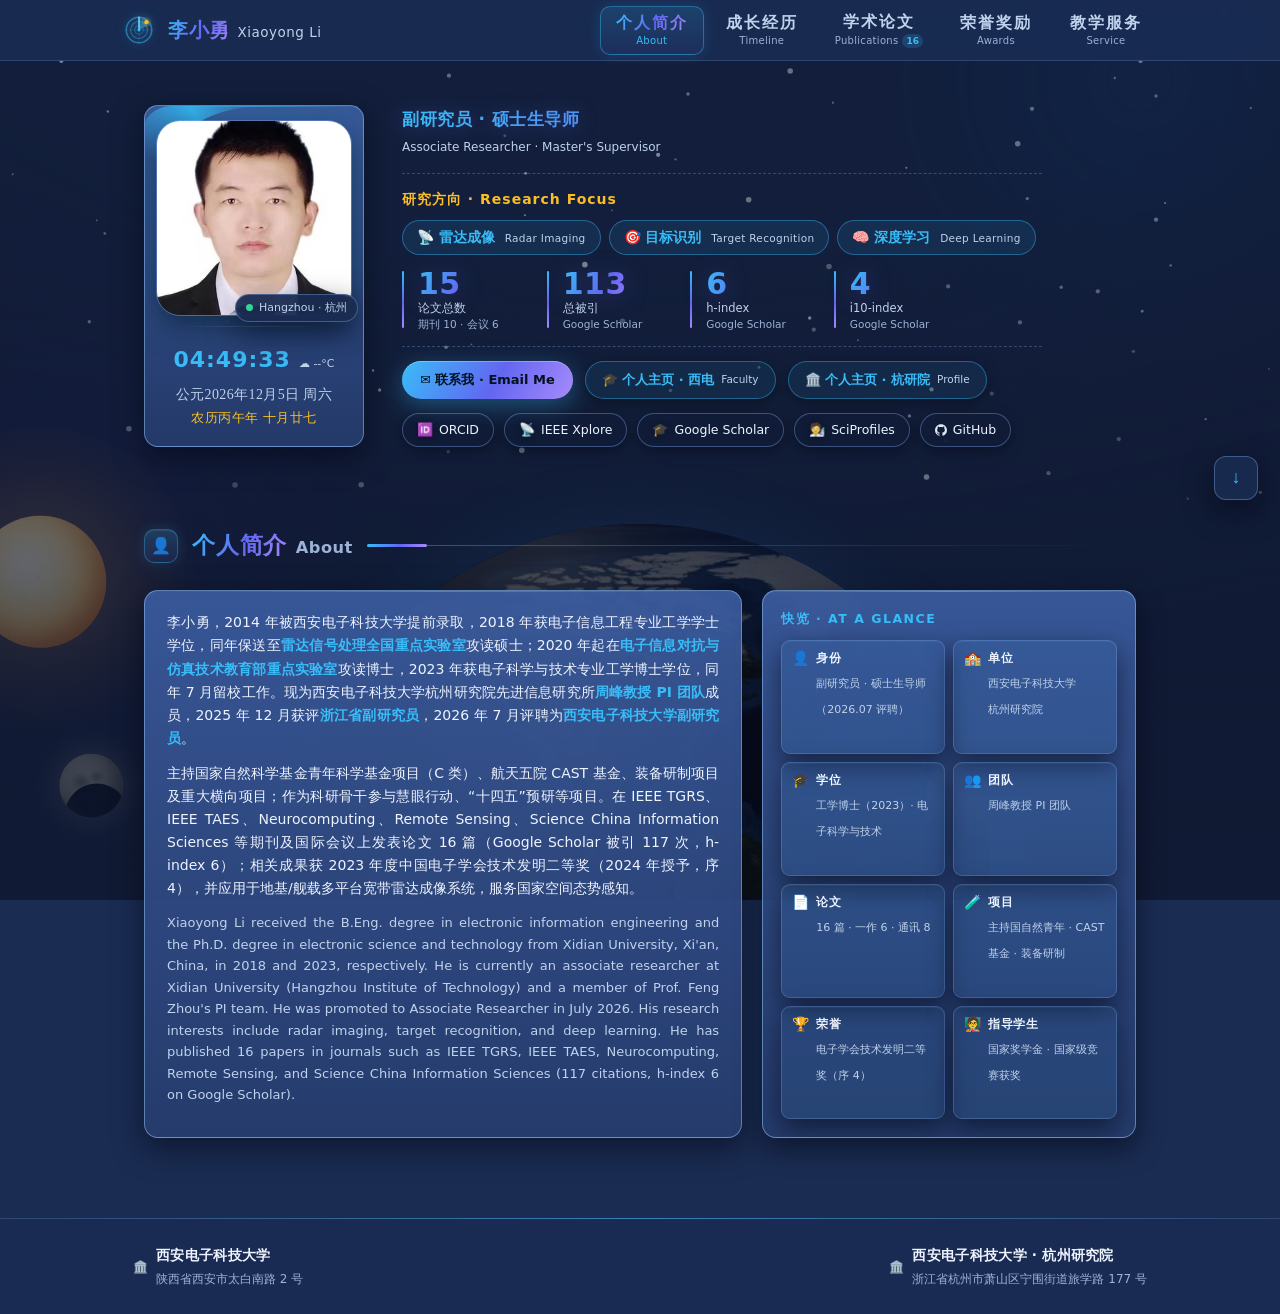
<file: index.html>
<!DOCTYPE html>
<html lang="zh-CN">
<head>
<meta charset="UTF-8">
<meta name="viewport" content="width=device-width, initial-scale=1.0">
<title>李小勇 Xiaoyong Li · 个人主页</title>
<meta name="description" content="李小勇（Xiaoyong Li）· 西安电子科技大学副研究员 · 雷达成像 / 目标识别 / 深度学习">
<meta name="author" content="Xiaoyong Li">
<meta property="og:title" content="李小勇 Xiaoyong Li · 个人主页">
<meta property="og:description" content="西安电子科技大学（杭州研究院）· 雷达成像 / 目标识别 / 深度学习">
<meta property="og:type" content="profile">
<link rel="icon" href="data:image/svg+xml,<svg xmlns='http://www.w3.org/2000/svg' viewBox='0 0 100 100'><text y='.9em' font-size='90'>📡</text></svg>">
<link rel="stylesheet" href="assets/css/style.css?v=3">
</head>
<body>

<div class="scroll-progress" id="scrollProgress" aria-hidden="true"></div>

<!-- 环境背景：雷达网格 + 光晕 + 地基雷达观测卫星 -->
<!-- 环境背景：星空 + 3D 中国版图 + 地基雷达跟踪卫星 -->
<div class="bg" aria-hidden="true">
  <span class="orb orb-sky"></span>
  <span class="orb orb-violet"></span>
  <span class="orb orb-amber"></span>

  <!-- 星空 -->
  <div class="bg-sky">
    <svg class="starfield" viewBox="0 0 1200 500" preserveAspectRatio="xMidYMin slice">
        <circle class="star" cx="873.3" cy="365.1" r="2.0" fill="#e8f2ff" opacity="0.85" style="animation-delay:1.45s;animation-duration:3.92s"/>
        <circle class="star" cx="1029.2" cy="273.1" r="2.0" fill="#e8f2ff" opacity="0.69" style="animation-delay:2.07s;animation-duration:2.71s"/>
        <circle class="star" cx="1113.5" cy="467.5" r="1.1" fill="#e8f2ff" opacity="0.52" style="animation-delay:3.59s;animation-duration:3.09s"/>
        <circle class="star" cx="762.9" cy="309.0" r="2.0" fill="#e8f2ff" opacity="0.57" style="animation-delay:3.96s;animation-duration:4.23s"/>
        <circle class="star" cx="732.5" cy="31.5" r="2.6" fill="#e8f2ff" opacity="0.90" style="animation-delay:1.47s;animation-duration:4.17s"/>
        <circle class="star" cx="90.7" cy="206.6" r="0.9" fill="#e8f2ff" opacity="0.66" style="animation-delay:0.18s;animation-duration:2.74s"/>
        <circle class="star" cx="1031.9" cy="56.2" r="0.9" fill="#e8f2ff" opacity="0.67" style="animation-delay:1.75s;animation-duration:3.26s"/>
        <circle class="star" cx="1078.5" cy="14.5" r="2.0" fill="#e8f2ff" opacity="0.79" style="animation-delay:1.86s;animation-duration:4.85s"/>
        <circle class="star" cx="1168.0" cy="39.2" r="2.6" fill="#e8f2ff" opacity="0.50" style="animation-delay:3.85s;animation-duration:3.60s"/>
        <circle class="star" cx="1083.8" cy="205.9" r="2.0" fill="#e8f2ff" opacity="0.72" style="animation-delay:1.20s;animation-duration:5.40s"/>
        <circle class="star" cx="489.2" cy="422.1" r="2.6" fill="#e8f2ff" opacity="0.94" style="animation-delay:3.45s;animation-duration:5.22s"/>
        <circle class="star" cx="418.2" cy="325.6" r="1.6" fill="#e8f2ff" opacity="0.83" style="animation-delay:2.85s;animation-duration:3.07s"/>
        <circle class="star" cx="98.2" cy="218.9" r="1.3" fill="#e8f2ff" opacity="0.57" style="animation-delay:1.17s;animation-duration:4.06s"/>
        <circle class="star" cx="101.1" cy="104.5" r="1.1" fill="#e8f2ff" opacity="0.78" style="animation-delay:2.34s;animation-duration:5.14s"/>
        <circle class="star" cx="1130.3" cy="392.9" r="1.1" fill="#e8f2ff" opacity="0.86" style="animation-delay:3.38s;animation-duration:3.21s"/>
        <circle class="star" cx="759.1" cy="298.1" r="1.6" fill="#e8f2ff" opacity="0.96" style="animation-delay:2.95s;animation-duration:4.26s"/>
        <circle class="star" cx="39.4" cy="52.9" r="1.6" fill="#e8f2ff" opacity="0.70" style="animation-delay:0.76s;animation-duration:2.54s"/>
        <circle class="star" cx="573.8" cy="197.1" r="0.9" fill="#e8f2ff" opacity="0.51" style="animation-delay:2.37s;animation-duration:4.78s"/>
        <circle class="star" cx="740.8" cy="66.5" r="2.6" fill="#e8f2ff" opacity="0.75" style="animation-delay:0.91s;animation-duration:5.17s"/>
        <circle class="star" cx="322.4" cy="247.4" r="2.0" fill="#e8f2ff" opacity="0.74" style="animation-delay:0.06s;animation-duration:4.71s"/>
        <circle class="star" cx="220.3" cy="454.7" r="2.6" fill="#e8f2ff" opacity="0.55" style="animation-delay:3.21s;animation-duration:3.18s"/>
        <circle class="star" cx="289.3" cy="105.4" r="1.1" fill="#e8f2ff" opacity="0.64" style="animation-delay:0.92s;animation-duration:3.92s"/>
        <circle class="star" cx="1097.5" cy="248.8" r="1.1" fill="#e8f2ff" opacity="0.80" style="animation-delay:3.49s;animation-duration:2.51s"/>
        <circle class="star" cx="929.8" cy="369.0" r="2.0" fill="#e8f2ff" opacity="0.51" style="animation-delay:0.46s;animation-duration:4.02s"/>
        <circle class="star" cx="701.9" cy="187.3" r="2.6" fill="#e8f2ff" opacity="0.76" style="animation-delay:3.18s;animation-duration:2.83s"/>
        <circle class="star" cx="669.6" cy="10.8" r="2.0" fill="#e8f2ff" opacity="0.54" style="animation-delay:0.80s;animation-duration:3.80s"/>
        <circle class="star" cx="902.8" cy="402.0" r="2.0" fill="#e8f2ff" opacity="0.64" style="animation-delay:1.24s;animation-duration:4.03s"/>
        <circle class="star" cx="212.7" cy="301.1" r="1.6" fill="#e8f2ff" opacity="1.00" style="animation-delay:1.39s;animation-duration:2.62s"/>
        <circle class="star" cx="338.6" cy="454.5" r="2.6" fill="#e8f2ff" opacity="0.64" style="animation-delay:3.70s;animation-duration:4.57s"/>
        <circle class="star" cx="1062.5" cy="329.4" r="1.6" fill="#e8f2ff" opacity="0.49" style="animation-delay:1.94s;animation-duration:3.40s"/>
        <circle class="star" cx="169.8" cy="313.9" r="1.3" fill="#e8f2ff" opacity="0.78" style="animation-delay:2.18s;animation-duration:2.82s"/>
        <circle class="star" cx="420.9" cy="71.0" r="2.0" fill="#e8f2ff" opacity="0.68" style="animation-delay:3.47s;animation-duration:2.94s"/>
        <circle class="star" cx="849.7" cy="157.2" r="0.9" fill="#e8f2ff" opacity="0.84" style="animation-delay:2.88s;animation-duration:5.31s"/>
        <circle class="star" cx="195.5" cy="267.8" r="1.1" fill="#e8f2ff" opacity="0.48" style="animation-delay:0.69s;animation-duration:5.06s"/>
        <circle class="star" cx="548.3" cy="248.1" r="2.6" fill="#e8f2ff" opacity="0.91" style="animation-delay:1.51s;animation-duration:3.02s"/>
        <circle class="star" cx="633.3" cy="149.4" r="1.1" fill="#e8f2ff" opacity="0.54" style="animation-delay:1.15s;animation-duration:4.44s"/>
        <circle class="star" cx="994.9" cy="269.3" r="1.6" fill="#e8f2ff" opacity="0.69" style="animation-delay:1.20s;animation-duration:4.16s"/>
        <circle class="star" cx="956.2" cy="302.3" r="2.0" fill="#e8f2ff" opacity="0.64" style="animation-delay:1.01s;animation-duration:4.99s"/>
        <circle class="star" cx="57.5" cy="57.5" r="1.6" fill="#e8f2ff" opacity="0.97" style="animation-delay:0.58s;animation-duration:5.26s"/>
        <circle class="star" cx="492.8" cy="162.5" r="1.3" fill="#e8f2ff" opacity="0.95" style="animation-delay:2.42s;animation-duration:2.40s"/>
        <circle class="star" cx="1069.2" cy="57.1" r="2.0" fill="#e8f2ff" opacity="0.85" style="animation-delay:0.42s;animation-duration:2.84s"/>
        <circle class="star" cx="963.1" cy="186.2" r="1.6" fill="#e8f2ff" opacity="0.63" style="animation-delay:1.33s;animation-duration:5.36s"/>
        <circle class="star" cx="954.1" cy="134.8" r="2.6" fill="#e8f2ff" opacity="0.73" style="animation-delay:2.96s;animation-duration:2.87s"/>
        <circle class="star" cx="1045.1" cy="73.1" r="1.1" fill="#e8f2ff" opacity="0.64" style="animation-delay:2.51s;animation-duration:3.26s"/>
        <circle class="star" cx="583.6" cy="301.1" r="2.6" fill="#e8f2ff" opacity="0.51" style="animation-delay:3.91s;animation-duration:4.52s"/>
        <circle class="star" cx="628.5" cy="366.0" r="1.6" fill="#e8f2ff" opacity="0.51" style="animation-delay:0.68s;animation-duration:4.61s"/>
        <circle class="star" cx="1181.6" cy="461.6" r="1.6" fill="#e8f2ff" opacity="0.71" style="animation-delay:2.50s;animation-duration:3.10s"/>
        <circle class="star" cx="777.2" cy="249.8" r="2.6" fill="#e8f2ff" opacity="0.52" style="animation-delay:0.50s;animation-duration:3.32s"/>
        <circle class="star" cx="322.1" cy="153.7" r="1.3" fill="#e8f2ff" opacity="1.00" style="animation-delay:3.56s;animation-duration:4.22s"/>
        <circle class="star" cx="420.2" cy="423.4" r="1.6" fill="#e8f2ff" opacity="0.53" style="animation-delay:0.37s;animation-duration:4.87s"/>
        <circle class="star" cx="804.3" cy="318.9" r="0.9" fill="#e8f2ff" opacity="0.62" style="animation-delay:0.61s;animation-duration:3.78s"/>
        <circle class="star" cx="120.9" cy="401.9" r="2.6" fill="#e8f2ff" opacity="0.74" style="animation-delay:1.51s;animation-duration:4.76s"/>
        <circle class="star" cx="679.9" cy="25.3" r="1.6" fill="#e8f2ff" opacity="0.61" style="animation-delay:0.81s;animation-duration:4.94s"/>
        <circle class="star" cx="328.9" cy="37.6" r="1.1" fill="#e8f2ff" opacity="0.58" style="animation-delay:3.37s;animation-duration:4.34s"/>
        <circle class="star" cx="1092.3" cy="190.3" r="0.9" fill="#e8f2ff" opacity="0.85" style="animation-delay:0.07s;animation-duration:5.15s"/>
        <circle class="star" cx="1083.8" cy="90.0" r="1.6" fill="#e8f2ff" opacity="0.61" style="animation-delay:2.50s;animation-duration:4.93s"/>
        <circle class="star" cx="780.9" cy="96.2" r="1.1" fill="#e8f2ff" opacity="0.58" style="animation-delay:3.25s;animation-duration:3.60s"/>
        <circle class="star" cx="492.1" cy="201.8" r="0.9" fill="#e8f2ff" opacity="0.94" style="animation-delay:3.44s;animation-duration:4.21s"/>
        <circle class="star" cx="657.8" cy="401.4" r="2.6" fill="#e8f2ff" opacity="0.61" style="animation-delay:4.00s;animation-duration:2.49s"/>
        <circle class="star" cx="473.2" cy="127.3" r="1.3" fill="#e8f2ff" opacity="0.49" style="animation-delay:3.95s;animation-duration:5.33s"/>
        <circle class="star" cx="349.7" cy="347.3" r="1.1" fill="#e8f2ff" opacity="0.99" style="animation-delay:2.13s;animation-duration:3.26s"/>
        <circle class="star" cx="852.6" cy="389.9" r="1.6" fill="#e8f2ff" opacity="0.89" style="animation-delay:0.63s;animation-duration:3.90s"/>
        <circle class="star" cx="149.6" cy="26.7" r="1.1" fill="#e8f2ff" opacity="0.67" style="animation-delay:3.51s;animation-duration:2.97s"/>
        <circle class="star" cx="1048.9" cy="411.6" r="2.0" fill="#e8f2ff" opacity="0.57" style="animation-delay:2.81s;animation-duration:2.66s"/>
        <circle class="star" cx="868.6" cy="447.2" r="2.6" fill="#e8f2ff" opacity="0.96" style="animation-delay:3.42s;animation-duration:4.38s"/>
        <circle class="star" cx="805.8" cy="219.9" r="1.1" fill="#e8f2ff" opacity="0.61" style="animation-delay:1.93s;animation-duration:4.49s"/>
        <circle class="star" cx="11.9" cy="163.4" r="0.9" fill="#e8f2ff" opacity="0.68" style="animation-delay:0.65s;animation-duration:5.33s"/>
        <circle class="star" cx="617.0" cy="145.1" r="2.0" fill="#e8f2ff" opacity="0.94" style="animation-delay:1.64s;animation-duration:2.52s"/>
        <circle class="star" cx="711.5" cy="344.5" r="1.3" fill="#e8f2ff" opacity="0.52" style="animation-delay:1.37s;animation-duration:2.49s"/>
        <circle class="star" cx="1189.6" cy="346.0" r="0.9" fill="#e8f2ff" opacity="0.51" style="animation-delay:1.12s;animation-duration:4.90s"/>
        <circle class="star" cx="479.6" cy="361.7" r="0.9" fill="#e8f2ff" opacity="0.97" style="animation-delay:3.50s;animation-duration:4.59s"/>
        <circle class="star" cx="355.9" cy="365.7" r="1.6" fill="#e8f2ff" opacity="0.89" style="animation-delay:2.14s;animation-duration:4.11s"/>
        <circle class="star" cx="441.9" cy="322.9" r="0.9" fill="#e8f2ff" opacity="0.61" style="animation-delay:0.72s;animation-duration:2.70s"/>
        <circle class="star" cx="1070.8" cy="291.8" r="1.3" fill="#e8f2ff" opacity="0.77" style="animation-delay:2.63s;animation-duration:3.99s"/>
        <circle class="star" cx="78.9" cy="24.7" r="2.0" fill="#e8f2ff" opacity="0.72" style="animation-delay:1.60s;animation-duration:3.23s"/>
        <circle class="star" cx="620.9" cy="42.4" r="2.6" fill="#e8f2ff" opacity="0.45" style="animation-delay:1.39s;animation-duration:2.93s"/>
        <circle class="star" cx="165.9" cy="29.0" r="2.0" fill="#e8f2ff" opacity="0.71" style="animation-delay:3.22s;animation-duration:4.83s"/>
        <circle class="star" cx="888.9" cy="268.5" r="2.0" fill="#e8f2ff" opacity="0.60" style="animation-delay:1.26s;animation-duration:3.71s"/>
        <circle class="star" cx="1147.5" cy="12.5" r="2.6" fill="#e8f2ff" opacity="0.84" style="animation-delay:3.99s;animation-duration:2.63s"/>
        <circle class="star" cx="1172.6" cy="101.2" r="1.1" fill="#e8f2ff" opacity="0.59" style="animation-delay:1.92s;animation-duration:4.86s"/>
        <circle class="star" cx="983.0" cy="443.6" r="2.0" fill="#e8f2ff" opacity="0.66" style="animation-delay:3.79s;animation-duration:5.17s"/>
        <circle class="star" cx="645.0" cy="88.1" r="1.6" fill="#e8f2ff" opacity="0.70" style="animation-delay:1.71s;animation-duration:3.19s"/>
        <circle class="star" cx="175.8" cy="205.8" r="2.6" fill="#e8f2ff" opacity="0.96" style="animation-delay:3.92s;animation-duration:2.61s"/>
        <circle class="star" cx="83.7" cy="301.6" r="1.6" fill="#e8f2ff" opacity="0.71" style="animation-delay:2.12s;animation-duration:4.46s"/>
        <circle class="star" cx="247.5" cy="376.6" r="1.3" fill="#e8f2ff" opacity="0.71" style="animation-delay:1.52s;animation-duration:5.38s"/>
        <circle class="star" cx="967.5" cy="102.0" r="2.0" fill="#e8f2ff" opacity="0.68" style="animation-delay:0.89s;animation-duration:4.71s"/>
        <circle class="star" cx="313.6" cy="123.4" r="1.6" fill="#e8f2ff" opacity="0.98" style="animation-delay:2.71s;animation-duration:4.87s"/>
        <circle class="star" cx="1084.4" cy="29.0" r="1.3" fill="#e8f2ff" opacity="0.47" style="animation-delay:0.04s;animation-duration:5.34s"/>
        <circle class="star" cx="887.0" cy="413.3" r="2.0" fill="#e8f2ff" opacity="0.58" style="animation-delay:1.68s;animation-duration:5.05s"/>
        <circle class="star" cx="261.1" cy="380.8" r="1.1" fill="#e8f2ff" opacity="0.68" style="animation-delay:2.68s;animation-duration:3.38s"/>
      </svg>
  </div>

  <!-- 太阳（绕地球公转：从行星边缘升起→划过天空→落回行星背后） -->
  <div class="bg-sun">
    <div class="sun-rays"></div>
    <div class="sun-halo"></div>
    <div class="sun"><div class="sun-surface"></div></div>
  </div>

  <!-- 月球：绕地球公转（转至地球背面时被遮挡；月相随日月相对位置真实变化） -->
  <div class="moon-pos">
    <div class="moon">
      <div class="moon-maria"></div>
      <div class="moon-shadow"></div>
    </div>
  </div>

  <!-- 三维地球（真实纹理，自转，太空视角；光照面跟随太阳） -->
  <div class="bg-globe">
    <div class="globe">
      <div class="globe-shade"></div>
      <div class="globe-day"></div>
    </div>
  </div>

  <!-- 地平线融合 + 暗角 -->
  <div class="bg-horizon"></div>
  <div class="bg-vignette"></div>
</div>

<!-- ======================= 导航 Nav ======================= -->
<header class="nav" id="nav">
  <div class="nav-inner">
    <a class="brand" href="#top">
      <svg class="brand-logo" viewBox="0 0 32 32" width="34" height="34" aria-hidden="true" focusable="false">
        <circle cx="16" cy="16" r="12" fill="none" stroke="#38bdf8" stroke-width="1.5" opacity=".5"/>
        <circle cx="16" cy="16" r="8" fill="none" stroke="#38bdf8" stroke-width="1.1" opacity=".38"/>
        <circle cx="16" cy="16" r="4" fill="none" stroke="#38bdf8" stroke-width="1" opacity=".3"/>
        <line x1="16" y1="3" x2="16" y2="29" stroke="#38bdf8" stroke-width=".7" opacity=".22"/>
        <line x1="3" y1="16" x2="29" y2="16" stroke="#38bdf8" stroke-width=".7" opacity=".22"/>
        <g class="sweep">
          <path d="M16 16 L16 4 A12 12 0 0 1 26.4 10.6 Z" fill="url(#radar-fade)"/>
          <line x1="16" y1="16" x2="16" y2="4" stroke="#7dd3fc" stroke-width="1.4" stroke-linecap="round"/>
        </g>
        <circle class="blip" cx="23" cy="8.6" r="2" fill="#fbbf24"/>
        <circle class="blip" cx="23" cy="8.6" r="4.5" fill="#fbbf24" opacity=".15"/>
        <circle cx="16" cy="16" r="1.3" fill="#38bdf8"/>
        <defs>
          <radialGradient id="radar-fade" gradientUnits="userSpaceOnUse" cx="16" cy="16" r="16">
            <stop offset="0" stop-color="#38bdf8" stop-opacity=".55"/>
            <stop offset=".7" stop-color="#38bdf8" stop-opacity=".18"/>
            <stop offset="1" stop-color="#38bdf8" stop-opacity="0"/>
          </radialGradient>
        </defs>
      </svg>
      <h1 class="brand-name"><span class="zh">李小勇</span> <em>Xiaoyong Li</em></h1>
    </a>
    <nav class="links" id="navLinks">
      <a href="#about"><i>个人简介</i><span class="sub"><em>About</em></span></a>
      <a href="#timeline"><i>成长经历</i><span class="sub"><em>Timeline</em></span></a>
      <a href="#publications"><i>学术论文</i><span class="sub"><em>Publications</em><b class="nav-count">16</b></span></a>
      <a href="#honors"><i>荣誉奖励</i><span class="sub"><em>Awards</em></span></a>
      <a href="#service"><i>教学服务</i><span class="sub"><em>Service</em></span></a>
    </nav>
    <button class="nav-toggle" id="navToggle" aria-label="菜单"><span></span><span></span><span></span></button>
  </div>
</header>

<main id="top">

  <!-- ======================= Hero ======================= -->
  <section class="hero">
    <div class="hero-grid">
      <div class="avatar-col">
        <div class="profile-card">
          <div class="avatar-wrap">
            <img class="avatar" src="assets/img/author_photo.jpg" alt="Xiaoyong Li 照片">
            <span class="avatar-status"><i></i>Hangzhou · 杭州</span>
          </div>
          <div class="pc-divider"></div>
          <div class="clock-card">
            <div class="cc-row"><b class="cc-time" id="navTime">--:--:--</b><em class="cc-weather" id="navWeather">☁️ --°C</em></div>
            <span class="cc-date" id="navDate">公元2026年8月15日 周六</span>
            <span class="cc-lunar" id="navLunar">农历丙午年 七月初三</span>
          </div>
        </div>
      </div>
      <div class="hero-text">
        <div class="hero-role">
          <b class="hr-cn">副研究员 · 硕士生导师</b>
          <span class="hr-en">Associate Researcher · Master's Supervisor</span>
        </div>
        <div class="hz-divider"></div>
        <div class="hero-focus">
          <span class="focus-label">研究方向 · Research Focus</span>
          <span class="focus-chips">
            <span class="focus-chip">📡 雷达成像 <em>Radar Imaging</em></span>
            <span class="focus-chip">🎯 目标识别 <em>Target Recognition</em></span>
            <span class="focus-chip">🧠 深度学习 <em>Deep Learning</em></span>
          </span>
        </div>
        <div class="hero-stats">
          <div class="stat"><b data-count="16">0</b><span>论文总数<br><em>期刊 10 · 会议 6</em></span></div>
          <div class="stat"><b data-count="117">0</b><span>总被引<br><em>Google Scholar</em></span></div>
          <div class="stat"><b data-count="6">0</b><span>h-index<br><em>Google Scholar</em></span></div>
          <div class="stat"><b data-count="4">0</b><span>i10-index<br><em>Google Scholar</em></span></div>
        </div>
        <div class="hero-cta">
          <a class="btn primary" href="mailto:lixiaoyong@xidian.edu.cn">✉️ 联系我 · Email Me</a>
          <a class="unit-chip per" href="https://faculty.xidian.edu.cn/LIXIAOYONG/zh_CN/index.htm" target="_blank" rel="noopener">🎓 个人主页 · 西电 <em>Faculty</em></a>
          <a class="unit-chip per" href="https://hz.xidian.edu.cn/info/1267/9514.htm" target="_blank" rel="noopener">🏛️ 个人主页 · 杭研院 <em>Profile</em></a>
        </div>

        <div class="hero-badges">
          <a class="badge" href="https://orcid.org/0000-0002-6580-1648" target="_blank" rel="noopener"><span class="badge-ic">🆔</span>ORCID</a>
          <a class="badge" href="https://ieeexplore.ieee.org/author/37089716785" target="_blank" rel="noopener"><span class="badge-ic">📡</span>IEEE Xplore</a>
          <a class="badge" href="https://scholar.google.com/citations?user=v3j2-6QAAAAJ" target="_blank" rel="noopener"><span class="badge-ic">🎓</span>Google Scholar</a>
          <a class="badge" href="https://sciprofiles.com/profile/lixyxd" target="_blank" rel="noopener"><span class="badge-ic">🧑‍🔬</span>SciProfiles</a>
          <a class="badge" href="https://github.com/lixyxd" target="_blank" rel="noopener"><svg class="badge-gh" viewBox="0 0 24 24" width="12" height="12" aria-hidden="true" focusable="false"><path fill="currentColor" d="M12 .297c-6.63 0-12 5.373-12 12 0 5.303 3.438 9.8 8.205 11.385.6.113.82-.258.82-.577 0-.285-.01-1.04-.015-2.04-3.338.724-4.042-1.61-4.042-1.61C4.422 18.07 3.633 17.7 3.633 17.7c-1.087-.744.084-.729.084-.729 1.205.084 1.838 1.236 1.838 1.236 1.07 1.835 2.809 1.305 3.495.998.108-.776.417-1.305.76-1.605-2.665-.3-5.466-1.332-5.466-5.93 0-1.31.465-2.38 1.235-3.22-.135-.303-.54-1.523.105-3.176 0 0 1.005-.322 3.3 1.23.96-.267 1.98-.399 3-.405 1.02.006 2.04.138 3 .405 2.28-1.552 3.285-1.23 3.285-1.23.645 1.653.24 2.873.12 3.176.765.84 1.23 1.91 1.23 3.22 0 4.61-2.805 5.625-5.475 5.92.42.36.81 1.096.81 2.22 0 1.606-.015 2.896-.015 3.286 0 .315.21.69.825.57C20.565 22.092 24 17.592 24 12.297c0-6.627-5.373-12-12-12"/></svg>GitHub</a>
        </div>
      </div>
    </div>
  </section>

  <!-- ======================= About ======================= -->
  <section class="sec" id="about">
    <div class="sec-head">
      <span class="sec-ic">👤</span>
      <h2><span class="zh">个人简介</span> <span class="en">About</span></h2>
      <div class="line"></div>
    </div>
    <div class="about-grid">
      <div class="bio">
        <p>李小勇，2014 年被西安电子科技大学提前录取，2018 年获电子信息工程专业工学学士学位，同年保送至<b>雷达信号处理全国重点实验室</b>攻读硕士；2020 年起在<b>电子信息对抗与仿真技术教育部重点实验室</b>攻读博士，2023 年获电子科学与技术专业工学博士学位，同年 7 月留校工作。现为西安电子科技大学杭州研究院先进信息研究所<b>周峰教授 PI 团队</b>成员，2025 年 12 月获评<b>浙江省副研究员</b>，2026 年 7 月评聘为<b>西安电子科技大学副研究员</b>。</p>
        <p>主持国家自然科学基金青年科学基金项目（C 类）、航天五院 CAST 基金、装备研制项目及重大横向项目；作为科研骨干参与慧眼行动、“十四五”预研等项目。在 IEEE TGRS、IEEE TAES、Neurocomputing、Remote Sensing、Science China Information Sciences 等期刊及国际会议上发表论文 16 篇（Google Scholar 被引 117 次，h-index 6）；相关成果获 2023 年度中国电子学会技术发明二等奖（2024 年授予，序 4），并应用于地基/舰载多平台宽带雷达成像系统，服务国家空间态势感知。</p>
        <p class="en-block">Xiaoyong Li received the B.Eng. degree in electronic information engineering and the Ph.D. degree in electronic science and technology from Xidian University, Xi'an, China, in 2018 and 2023, respectively. He is currently an associate researcher at Xidian University (Hangzhou Institute of Technology) and a member of Prof. Feng Zhou's PI team. He was promoted to Associate Researcher in July 2026. His research interests include radar imaging, target recognition, and deep learning. He has published 16 papers in journals such as IEEE TGRS, IEEE TAES, Neurocomputing, Remote Sensing, and Science China Information Sciences (117 citations, h-index 6 on Google Scholar).</p>
      </div>
      <aside class="side-card">
        <h3>快览 · At a Glance</h3>
        <ul class="glance">
          <li><span class="g-ic">👤</span><span class="g-tx"><b>身份</b><span>副研究员 · 硕士生导师（2026.07 评聘）</span></span></li>
          <li><span class="g-ic">🏫</span><span class="g-tx"><b>单位</b><span>西安电子科技大学<br>杭州研究院</span></span></li>
          <li><span class="g-ic">🎓</span><span class="g-tx"><b>学位</b><span>工学博士（2023）· 电子科学与技术</span></span></li>
          <li><span class="g-ic">👥</span><span class="g-tx"><b>团队</b><span>周峰教授 PI 团队</span></span></li>
          <li><span class="g-ic">📄</span><span class="g-tx"><b>论文</b><span>16 篇 · 一作 6 · 通讯 8</span></span></li>
          <li><span class="g-ic">🧪</span><span class="g-tx"><b>项目</b><span>主持国自然青年 · CAST 基金 · 装备研制</span></span></li>
          <li><span class="g-ic">🏆</span><span class="g-tx"><b>荣誉</b><span>电子学会技术发明二等奖（序 4）</span></span></li>
          <li><span class="g-ic">🧑‍🏫</span><span class="g-tx"><b>指导学生</b><span>国家奖学金 · 国家级竞赛获奖</span></span></li>
        </ul>
      </aside>
    </div>
  </section>

  <!-- ======================= Timeline ======================= -->
  <section class="sec" id="timeline">
    <div class="sec-head">
      <span class="sec-ic">🛰️</span>
      <h2><span class="zh">成长经历</span> <span class="en">Timeline</span></h2>
      <div class="line"></div>
    </div>
    <div class="tl-wrap">
      <div class="tl-item">
        <div class="tl-dot"></div>
        <div class="tl-time">2026.07 – 至今</div>
        <div class="tl-body">
          <h4>副研究员 · Associate Researcher</h4>
          <p>西安电子科技大学 · 杭州研究院（2026 年 7 月评聘）</p>
          <p class="tl-tag en">Xidian University · Hangzhou Institute of Technology (promoted July 2026)</p>
          <p class="tl-tag">职称 · Title</p>
        </div>
      </div>
      <div class="tl-item">
        <div class="tl-dot"></div>
        <div class="tl-time">2025.12 – 至今</div>
        <div class="tl-body">
          <h4>浙江省副研究员 · Associate Researcher (Zhejiang)</h4>
          <p>西安电子科技大学杭州研究院（2025 年 12 月评聘）</p>
          <p class="tl-tag en">Hangzhou Institute of Technology, Xidian University (promoted Dec 2025)</p>
          <p class="tl-tag">职称 · Title</p>
        </div>
      </div>
      <div class="tl-item">
        <div class="tl-dot"></div>
        <div class="tl-time">2024.07 – 至今</div>
        <div class="tl-body">
          <h4>硕士生导师 · Master's Supervisor</h4>
          <p>西安电子科技大学 · 杭州研究院</p>
          <p class="tl-tag en">Hangzhou Institute of Technology, Xidian University</p>
          <p class="tl-tag">工作 · Work</p>
        </div>
      </div>
      <div class="tl-item">
        <div class="tl-dot"></div>
        <div class="tl-time">2023.07 – 2026.06</div>
        <div class="tl-body">
          <h4>准聘副教授 · Tenure-Track Associate Professor</h4>
          <p>西安电子科技大学 · 杭州研究院</p>
          <p class="tl-tag en">Hangzhou Institute of Technology, Xidian University</p>
          <p class="tl-tag">工作 · Work</p>
        </div>
      </div>
      <div class="tl-item">
        <div class="tl-dot"></div>
        <div class="tl-time">2023.07 – 2025.07</div>
        <div class="tl-body">
          <h4>博士后 · Postdoctoral Researcher</h4>
          <p>西安电子科技大学 · 杭州研究院</p>
          <p class="tl-tag en">Hangzhou Institute of Technology, Xidian University</p>
          <p class="tl-tag">工作 · Work</p>
        </div>
      </div>
      <div class="tl-item">
        <div class="tl-dot"></div>
        <div class="tl-time">2018.09 – 2023.06</div>
        <div class="tl-body">
          <h4>工学博士（硕博连读）· Ph.D. in Electronic Science and Technology</h4>
          <p>西安电子科技大学 · 电子信息对抗与仿真技术教育部重点实验室</p>
          <p class="tl-tag en">Xidian University · Key Lab of Electronic Information Countermeasure &amp; Simulation Technology, MOE</p>
          <p class="tl-tag">教育 · Education</p>
        </div>
      </div>
      <div class="tl-item">
        <div class="tl-dot"></div>
        <div class="tl-time">2014.08 – 2018.06</div>
        <div class="tl-body">
          <h4>工学学士 · B.Eng. in Electronic Information Engineering</h4>
          <p>西安电子科技大学 · 提前录取，保送至雷达信号处理全国重点实验室</p>
          <p class="tl-tag en">Xidian University · National Key Laboratory of Radar Signal Processing</p>
          <p class="tl-tag">教育 · Education</p>
        </div>
      </div>
    </div>
  </section>

  <!-- ======================= Publications ======================= -->
  <section class="sec" id="publications">
    <div class="sec-head">
      <span class="sec-ic">📄</span>
      <h2><span class="zh">学术论文</span> <span class="en">Publications</span></h2>
      <div class="line"></div>
      <div class="pub-filters" role="group" aria-label="论文类型筛选">
        <button class="pf active" data-f="all">全部 All</button>
        <button class="pf" data-f="期刊">期刊 Journals</button>
        <button class="pf" data-f="会议">会议 Conferences</button>
      </div>
      <div class="pub-filters year" role="group" aria-label="论文年份筛选">
        <button class="pf active" data-year="all">全部年份</button>
        <button class="pf" data-year="2026">2026</button>
        <button class="pf" data-year="2025">2025</button>
        <button class="pf" data-year="2023">2023</button>
        <button class="pf" data-year="2022">2022</button>
        <button class="pf" data-year="2021">2021</button>
      </div>
    </div>

    <div class="pub-list" id="pubList">

      <article class="pub" data-type="期刊">
        <div class="pub-year">2026</div>
        <div class="pub-main">
          <h3><a href="https://ieeexplore.ieee.org/document/11653553" target="_blank" rel="noopener">Frequency-Fused U-KAN for Structural Component Segmentation in ISAR Images of Space Targets</a></h3>
          <p class="pub-authors"><b>Xiaoyong Li</b>, Jiarui Duan, Rongzhen Du, Xuemei Ren, Wanting Zhou, Lei Liu, Xueru Bai, Feng Zhou</p>
          <p class="pub-venue">IEEE Transactions on Aerospace and Electronic Systems (Early Access) · vol. PP, no. 99, pp. 1–17<span class="jif">IF 7.0 · JCR Q1 · 中科院 2区</span></p>
          <div class="pub-meta">
            <span class="chip first">第一作者 First Author</span>
            <span class="m cite">★ 0 被引</span>
            <span class="m doi"><a href="https://doi.org/10.1109/TAES.2026.3723405" target="_blank" rel="noopener">DOI</a></span>
            <span class="m doi"><a href="https://ieeexplore.ieee.org/document/11653553" target="_blank" rel="noopener">IEEE</a></span>
          </div>
        </div>
      </article>

      <article class="pub" data-type="期刊">
        <div class="pub-year">2026</div>
        <div class="pub-main">
          <h3><a href="https://doi.org/10.1007/s11432-025-5023-8" target="_blank" rel="noopener">CSWin-WNet: A W-Shaped Network Based on CSWin Transformer for Noise-Robust ISAR Imaging</a></h3>
          <p class="pub-authors">Xuemei Ren, <b>Xiaoyong Li</b>, Zhenbiao Zhang, Lei Liu, Xueru Bai, Feng Zhou</p>
          <p class="pub-venue">Science China Information Sciences · vol. 69, no. 8, art. 180305<span class="jif">IF 7.6 · JCR Q1 · 中科院 1区</span></p>
          <div class="pub-meta">
            <span class="chip corr">通讯作者 Corresponding Author</span>
            <span class="m cite">★ 0 被引</span>
            <span class="m doi"><a href="https://doi.org/10.1007/s11432-025-5023-8" target="_blank" rel="noopener">DOI</a></span>
            <span class="m doi"><a href="https://www.sciengine.com/SCIS/doi/10.1007/s11432-025-5023-8" target="_blank" rel="noopener">SCIS</a></span>
          </div>
        </div>
      </article>

      <article class="pub" data-type="会议">
        <div class="pub-year">2026</div>
        <div class="pub-main">
          <h3><a href="https://doi.org/10.1145/3804601.3804703" target="_blank" rel="noopener">ISAR Image Denoising Based on WNet++ with Dual-Path Complementary Learning</a></h3>
          <p class="pub-authors">Feixiang Qu, Xuemei Ren, Zhengbiao Zhang, Zhaopeng Liu, Xiaoran Shi, <b>Xiaoyong Li</b></p>
          <p class="pub-venue">Proceedings of the 5th International Conference on Computer, Artificial Intelligence and Control Engineering (CAICE 2026) · pp. 672–677</p>
          <div class="pub-meta">
            <span class="chip corr">通讯作者 Corresponding Author</span>
            <span class="m cite">★ 0 被引</span>
            <span class="m doi"><a href="https://doi.org/10.1145/3804601.3804703" target="_blank" rel="noopener">DOI</a></span>
          </div>
        </div>
      </article>

      <article class="pub" data-type="期刊">
        <div class="pub-year">2025</div>
        <div class="pub-main">
          <h3><a href="https://ieeexplore.ieee.org/document/10854535" target="_blank" rel="noopener">Tuning-Free ISAR Imaging Based on Single-Step Deep Reinforcement Learning With Swin Transformer</a></h3>
          <p class="pub-authors"><b>Xiaoyong Li</b>, Jiale Huang, Xueru Bai, Lei Liu, Xiaoran Shi, Feng Zhou</p>
          <p class="pub-venue">IEEE Transactions on Geoscience and Remote Sensing · vol. 63, pp. 1–13<span class="jif">IF 9.4 · JCR Q1 · 中科院 1区</span></p>
          <div class="pub-meta">
            <span class="chip first">第一作者 First Author</span>
            <span class="m cite">★ 12 被引</span>
            <span class="m dl">⬇ 767 下载</span>
            <span class="m doi"><a href="https://doi.org/10.1109/TGRS.2025.3534191" target="_blank" rel="noopener">DOI</a></span>
            <span class="m doi"><a href="https://ieeexplore.ieee.org/document/10854535" target="_blank" rel="noopener">IEEE</a></span>
          </div>
        </div>
      </article>

      <article class="pub" data-type="期刊">
        <div class="pub-year">2025</div>
        <div class="pub-main">
          <h3><a href="https://ieeexplore.ieee.org/document/10938613" target="_blank" rel="noopener">HNet: A Loss Rate Robust ISAR Imaging Framework Based on Hypernetwork</a></h3>
          <p class="pub-authors"><b>Xiaoyong Li</b>, Lei Liu, Jiale Huang, Lei Li, Xueru Bai, Feng Zhou</p>
          <p class="pub-venue">IEEE Transactions on Aerospace and Electronic Systems · vol. 61, no. 4, pp. 9434–9449<span class="jif">IF 7.0 · JCR Q1 · 中科院 2区</span></p>
          <div class="pub-meta">
            <span class="chip first">第一作者 First Author</span>
            <span class="m cite">★ 9 被引</span>
            <span class="m dl">⬇ 463 下载</span>
            <span class="m doi"><a href="https://doi.org/10.1109/TAES.2025.3554479" target="_blank" rel="noopener">DOI</a></span>
            <span class="m doi"><a href="https://ieeexplore.ieee.org/document/10938613" target="_blank" rel="noopener">IEEE</a></span>
          </div>
        </div>
      </article>

      <article class="pub" data-type="期刊">
        <div class="pub-year">2025</div>
        <div class="pub-main">
          <h3><a href="https://ieeexplore.ieee.org/document/10988893" target="_blank" rel="noopener">Joint Motion Compensation Radar Imaging Based on Bi-XLSTM and BP Algorithm</a></h3>
          <p class="pub-authors">Xuemei Ren, <b>Xiaoyong Li</b>, Pengshuai Rong, Wanting Zhou, Lei Liu, Xueru Bai, Feng Zhou</p>
          <p class="pub-venue">IEEE Transactions on Radar Systems · vol. 3, pp. 738–755<span class="jif">IF 3.5 · 新刊</span></p>
          <div class="pub-meta">
            <span class="chip corr">通讯作者 Corresponding Author</span>
            <span class="m cite">★ 3 被引</span>
            <span class="m dl">⬇ 397 下载</span>
            <span class="m doi"><a href="https://doi.org/10.1109/TRS.2025.3567548" target="_blank" rel="noopener">DOI</a></span>
            <span class="m doi"><a href="https://ieeexplore.ieee.org/document/10988893" target="_blank" rel="noopener">IEEE</a></span>
          </div>
        </div>
      </article>

      <article class="pub" data-type="会议">
        <div class="pub-year">2025</div>
        <div class="pub-main">
          <h3><a href="https://ieeexplore.ieee.org/document/11194550" target="_blank" rel="noopener">HCM-UNet: Hybrid CNN-Mamba with UNet-Like Architecture for ISAR Image Denoising</a></h3>
          <p class="pub-authors">Mi Wu, <b>Xiaoyong Li</b></p>
          <p class="pub-venue">2025 IEEE 15th International Conference on Signal Processing, Communications and Computing (ICSPCC) · pp. 1–6</p>
          <div class="pub-meta">
            <span class="chip corr">通讯作者 Corresponding Author</span>
            <span class="m cite">★ 1 被引</span>
            <span class="m dl">⬇ 153 下载</span>
            <span class="m doi"><a href="https://doi.org/10.1109/ICSPCC66825.2025.11194550" target="_blank" rel="noopener">DOI</a></span>
            <span class="m doi"><a href="https://ieeexplore.ieee.org/document/11194550" target="_blank" rel="noopener">IEEE</a></span>
          </div>
        </div>
      </article>

      <article class="pub" data-type="期刊">
        <div class="pub-year">2025</div>
        <div class="pub-main">
          <h3><a href="https://doi.org/10.1016/j.neucom.2025.131912" target="_blank" rel="noopener">WKAN-UNet: Wavelet and Kolmogorov-Arnold Network Augmented U-Net for ISAR Image Denoising</a></h3>
          <p class="pub-authors">Xuemei Ren, <b>Xiaoyong Li</b>, Chunye Liu, Lei Liu, Xueru Bai, Feng Zhou</p>
          <p class="pub-venue">Neurocomputing · vol. 661, art. 131912<span class="jif">IF 6.5 · JCR Q1 · 中科院 2区</span></p>
          <div class="pub-meta">
            <span class="chip corr">通讯作者 Corresponding Author</span>
            <span class="m cite">★ 0 被引</span>
            <span class="m doi"><a href="https://doi.org/10.1016/j.neucom.2025.131912" target="_blank" rel="noopener">DOI</a></span>
          </div>
        </div>
      </article>

      <article class="pub" data-type="期刊">
        <div class="pub-year">2025</div>
        <div class="pub-main">
          <h3><a href="https://doi.org/10.3390/rs17173047" target="_blank" rel="noopener">PA-MSFormer: A Phase-Aware Multi-Scale Transformer Network for ISAR Image Enhancement</a></h3>
          <p class="pub-authors">Jiale Huang, <b>Xiaoyong Li</b>, Lei Liu, Xiaoran Shi, Feng Zhou</p>
          <p class="pub-venue">Remote Sensing · vol. 17, no. 17, art. 3047<span class="jif">IF 4.1 · JCR Q1 · 中科院 2区</span></p>
          <div class="pub-meta">
            <span class="chip corr">通讯作者 Corresponding Author</span>
            <span class="m cite">★ 0 被引</span>
            <span class="m doi"><a href="https://doi.org/10.3390/rs17173047" target="_blank" rel="noopener">DOI</a></span>
          </div>
        </div>
      </article>

      <article class="pub" data-type="会议">
        <div class="pub-year">2025</div>
        <div class="pub-main">
          <h3><a href="https://ieeexplore.ieee.org/document/11194341" target="_blank" rel="noopener">DART-Net: Dual-domain Attention-Transformer Network for Synergistic Weak Component Enhancement and Noise Suppression in ISAR Imaging</a></h3>
          <p class="pub-authors">Jiale Huang, <b>Xiaoyong Li</b>, Lei Liu, Xiaoran Shi, Xueru Bai, Feng Zhou</p>
          <p class="pub-venue">2025 IEEE 15th International Conference on Signal Processing, Communications and Computing (ICSPCC) · pp. 1–6</p>
          <div class="pub-meta">
            <span class="chip corr">通讯作者 Corresponding Author</span>
            <span class="m cite">★ 0 被引</span>
            <span class="m dl">⬇ 100 下载</span>
            <span class="m doi"><a href="https://doi.org/10.1109/ICSPCC66825.2025.11194341" target="_blank" rel="noopener">DOI</a></span>
            <span class="m doi"><a href="https://ieeexplore.ieee.org/document/11194341" target="_blank" rel="noopener">IEEE</a></span>
          </div>
        </div>
      </article>

      <article class="pub" data-type="会议">
        <div class="pub-year">2025</div>
        <div class="pub-main">
          <h3><a href="https://ieeexplore.ieee.org/document/11194428" target="_blank" rel="noopener">Hybrid Bi-xLSTM-Mamba Based Parametric Motion Compensation for ISAR Imaging</a></h3>
          <p class="pub-authors">Xuemei Ren, <b>Xiaoyong Li</b>, Lei Liu, Xueru Bai, Feng Zhou</p>
          <p class="pub-venue">2025 IEEE 15th International Conference on Signal Processing, Communications and Computing (ICSPCC) · pp. 1–6</p>
          <div class="pub-meta">
            <span class="chip corr">通讯作者 Corresponding Author</span>
            <span class="m cite">★ 0 被引</span>
            <span class="m dl">⬇ 114 下载</span>
            <span class="m doi"><a href="https://doi.org/10.1109/ICSPCC66825.2025.11194428" target="_blank" rel="noopener">DOI</a></span>
            <span class="m doi"><a href="https://ieeexplore.ieee.org/document/11194428" target="_blank" rel="noopener">IEEE</a></span>
          </div>
        </div>
      </article>

      <article class="pub" data-type="期刊">
        <div class="pub-year">2023</div>
        <div class="pub-main">
          <h3><a href="https://doi.org/10.3390/math11030745" target="_blank" rel="noopener">Non-Cooperative Target Attitude Estimation Method Based on Deep Learning of Ground and Space Access Scene Radar Images</a></h3>
          <p class="pub-authors">Chongyuan Hou, Rongzhi Zhang, Kaizhong Yang, <b>Xiaoyong Li</b>, Yang Yang, Feng Zhou</p>
          <p class="pub-venue">Mathematics · vol. 11, no. 3, art. 745<span class="jif">IF 2.2 · JCR Q1 · 中科院 3区</span></p>
          <div class="pub-meta">
            <span class="chip co">合作者 Co-author</span>
            <span class="m cite">★ 10 被引</span>
            <span class="m doi"><a href="https://doi.org/10.3390/math11030745" target="_blank" rel="noopener">DOI</a></span>
          </div>
        </div>
      </article>

      <article class="pub" data-type="期刊">
        <div class="pub-year">2022</div>
        <div class="pub-main">
          <h3><a href="https://doi.org/10.3390/rs14040901" target="_blank" rel="noopener">High-Resolution ISAR Imaging Based on Plug-and-Play 2D ADMM-Net</a></h3>
          <p class="pub-authors"><b>Xiaoyong Li</b>, Xueru Bai, Yujie Zhang, Feng Zhou</p>
          <p class="pub-venue">Remote Sensing · vol. 14, no. 4, art. 901<span class="jif">IF 4.1 · JCR Q1 · 中科院 2区</span></p>
          <div class="pub-meta">
            <span class="chip first">第一作者 First Author</span>
            <span class="m cite">★ 19 被引</span>
            <span class="m doi"><a href="https://doi.org/10.3390/rs14040901" target="_blank" rel="noopener">DOI</a></span>
          </div>
        </div>
      </article>

      <article class="pub" data-type="期刊">
        <div class="pub-year">2021</div>
        <div class="pub-main">
          <h3><a href="https://doi.org/10.3390/rs13122326" target="_blank" rel="noopener">High-Resolution ISAR Imaging and Autofocusing via 2D-ADMM-Net</a></h3>
          <p class="pub-authors"><b>Xiaoyong Li</b>, Xueru Bai, Feng Zhou</p>
          <p class="pub-venue">Remote Sensing · vol. 13, no. 12, art. 2326<span class="jif">IF 4.1 · JCR Q1 · 中科院 2区</span></p>
          <div class="pub-meta">
            <span class="chip first">第一作者 First Author</span>
            <span class="m cite">★ 53 被引</span>
            <span class="m doi"><a href="https://doi.org/10.3390/rs13122326" target="_blank" rel="noopener">DOI</a></span>
          </div>
        </div>
      </article>

      <article class="pub" data-type="会议">
        <div class="pub-year">2021</div>
        <div class="pub-main">
          <h3><a href="https://ieeexplore.ieee.org/document/10028050" target="_blank" rel="noopener">High-Resolution ISAR Imaging Based on 2-D Fast Sparse Bayesian Learning</a></h3>
          <p class="pub-authors">Yujie Zhang, Xueru Bai, <b>Xiaoyong Li</b></p>
          <p class="pub-venue">2021 CIE International Conference on Radar (Radar) · pp. 43–47</p>
          <div class="pub-meta">
            <span class="chip co">合作者 Co-author</span>
            <span class="m cite">★ 7 被引</span>
            <span class="m dl">⬇ 280 下载</span>
            <span class="m doi"><a href="https://doi.org/10.1109/Radar53847.2021.10028050" target="_blank" rel="noopener">DOI</a></span>
            <span class="m doi"><a href="https://ieeexplore.ieee.org/document/10028050" target="_blank" rel="noopener">IEEE</a></span>
          </div>
        </div>
      </article>

      <article class="pub" data-type="会议">
        <div class="pub-year">2021</div>
        <div class="pub-main">
          <h3><a href="https://ieeexplore.ieee.org/document/10028384" target="_blank" rel="noopener">Sparse Aperture ISAR Imaging Based on UNet++</a></h3>
          <p class="pub-authors"><b>Xiaoyong Li</b>, Xueru Bai, Feng Zhou</p>
          <p class="pub-venue">2021 CIE International Conference on Radar (Radar) · pp. 15–18</p>
          <div class="pub-meta">
            <span class="chip first">第一作者 First Author</span>
            <span class="m cite">★ 4 被引</span>
            <span class="m dl">⬇ 256 下载</span>
            <span class="m doi"><a href="https://doi.org/10.1109/Radar53847.2021.10028384" target="_blank" rel="noopener">DOI</a></span>
            <span class="m doi"><a href="https://ieeexplore.ieee.org/document/10028384" target="_blank" rel="noopener">IEEE</a></span>
          </div>
        </div>
      </article>

    </div>
  </section>

  <!-- ======================= Honors 荣誉奖励 ======================= -->
  <section class="sec" id="honors">
    <div class="sec-head">
      <span class="sec-ic">🏆</span>
      <h2><span class="zh">荣誉奖励</span> <span class="en">Awards</span></h2>
      <div class="line"></div>
    </div>

    <div class="honors">
      <h3>科技奖励 · Awards</h3>
      <div class="honor-grid">
        <div class="honor-card">
          <div class="hc-icon">🏆</div>
          <div><b>中国电子学会技术发明奖</b><span class="track">2023 年度（2024 年授予）</span><span class="award">二等奖 · 序 4</span></div>
        </div>
        <div class="honor-card">
          <div class="hc-icon">🏅</div>
          <div><b>浙江省科协青年人才托举培养项目</b><span class="track">2026–2028</span></div>
        </div>
        <div class="honor-card">
          <div class="hc-icon">📋</div>
          <div><b>年度考核优秀</b><span class="track">2024</span><span class="track">2025</span></div>
        </div>
      </div>
    </div>

    <div class="honors">
      <h3>指导学生获奖 · Student Awards</h3>
      <div class="honor-grid">
        <div class="honor-card">
          <div class="hc-icon">🎓</div>
          <div><b>研究生国家奖学金</b><span class="award">2025 年度</span><br><span class="stu">黄嘉乐</span></div>
        </div>
        <div class="honor-card">
          <div class="hc-icon">⚙️</div>
          <div><b>全国大学生嵌入式芯片与系统设计竞赛</b><span class="track">FPGA 创新设计赛道 · 2025</span><span class="award">全国三等奖</span><br><span class="stu lead">蘧飞翔<em>组长</em></span><span class="stu">王兴</span><span class="stu">朱迪煌</span></div>
        </div>
        <div class="honor-card">
          <div class="hc-icon">📊</div>
          <div><b>全国大数据与计算智能挑战赛</b><span class="track">2024 年度</span><span class="award">优胜奖</span><br><span class="stu">龙禹东</span></div>
        </div>
        <div class="honor-card">
          <div class="hc-icon">💡</div>
          <div><b>“复微杯”全国大学生电子设计大赛</b><span class="track">第七届 · 2025</span><span class="award">优胜奖</span><br><span class="stu">付云翔</span><span class="stu">赵一鸣</span></div>
        </div>
        <div class="honor-card">
          <div class="hc-icon">🔬</div>
          <div><b>全国大学生集成电路创新创业大赛</b><span class="track">第十届 · 2026</span><span class="award">西北分赛区三等奖</span><br><span class="stu lead">邹孟成<em>组长</em></span><span class="stu">朱迪煌</span><span class="stu">王兴</span></div>
        </div>
      </div>
      <p class="sub-note">更多学生获奖与竞赛指导持续更新中……</p>
    </div>
  </section>

  <!-- ======================= Service 教学服务 ======================= -->
  <section class="sec" id="service">
    <div class="sec-head">
      <span class="sec-ic">📚</span>
      <h2><span class="zh">教学服务</span> <span class="en">Service</span></h2>
      <div class="line"></div>
    </div>

    <div class="honors">
      <h3>教学与研修 · Teaching</h3>
      <div class="honor-grid">
        <div class="honor-card">
          <div class="hc-icon">🎓</div>
          <div><b>新入职教师培训“优秀学员”（2024）</b><br><em>Teaching skills training for new faculty — Outstanding Trainee</em></div>
        </div>
        <div class="honor-card">
          <div class="hc-icon">🧪</div>
          <div><b>“DSP 信号处理实验”课程助教</b><br><em>Teaching assistant for DSP Signal Processing Lab course</em></div>
        </div>
      </div>
    </div>

    <div class="honors">
      <h3>社会服务 · Community Service</h3>
      <div class="honor-grid">
        <div class="honor-card">
          <div class="hc-icon">🚀</div>
          <div><b>博士科普宣讲团讲师</b><br><em>2023 年 10 月 26 日（神舟十七号载人飞船发射当天）为萧山区高桥小学作“中国梦·航天梦”主题科普讲座，获多家官方媒体报道</em>
            <span class="news-links">
              <a href="https://news.xidian.edu.cn/info/1399/226479.htm" target="_blank" rel="noopener">西电新闻网</a>
              <a href="https://m.thepaper.cn/baijiahao_25199439" target="_blank" rel="noopener">澎湃新闻</a>
              <a href="https://xsrb.xsnet.cn/epaper/html/2023-11/06/content_79494_16693019.htm" target="_blank" rel="noopener">萧山日报</a>
              <a href="https://www.xiaoshan.gov.cn/art/2023/11/6/art_1302903_59093937.html" target="_blank" rel="noopener">萧山区政府网</a>
            </span>
          </div>
        </div>
        <div class="honor-card">
          <div class="hc-icon">🎼</div>
          <div><b>全国科技工作者日杭州专场音乐会</b><br><em>2026 年 5 月 30 日 · "仰望星空·致敬科技工作者"专场音乐会（市科协、市科技局主办）· 诗朗诵《仰望星空的人》· 获杭州市科协感谢信</em>
            <span class="news-links">
              <a href="https://www.hkx.org.cn/index.php/index/gzdt/13768.html" target="_blank" rel="noopener">杭州市科协</a>
              <a href="https://www.cast.org.cn/xw/dfkx/ZJ/art/2026/art_7ba44c77dd2343fe97b4bcea74697923.html" target="_blank" rel="noopener">中国科协</a>
              <a href="http://www.zhejiang.xinhua.org/20260530/2e904f51fe4a4e1c98aaac28d04cd798/c.html" target="_blank" rel="noopener">新华网浙江</a>
              <a href="https://tidenews.com.cn/news.html?id=3458951" target="_blank" rel="noopener">潮新闻</a>
            </span>
          </div>
        </div>
      </div>
    </div>
  </section>

</main>

<footer class="footer">
  <div class="footer-inner">
    <a class="fb-addr" href="https://www.xidian.edu.cn" target="_blank" rel="noopener">
      <span class="fb-pin">🏛️</span>
      <div><b>西安电子科技大学</b><span>陕西省西安市太白南路 2 号</span></div>
    </a>
    <a class="fb-addr" href="https://hz.xidian.edu.cn" target="_blank" rel="noopener">
      <span class="fb-pin">🏛️</span>
      <div><b>西安电子科技大学 · 杭州研究院</b><span>浙江省杭州市萧山区宁围街道旅学路 177 号</span></div>
    </a>
  </div>
</footer>

<button class="to-top" id="toTop" aria-label="返回顶部" title="返回顶部">↑</button>
<button class="to-bottom" id="toBottom" aria-label="到底部" title="到底部">↓</button>

<script src="assets/js/main.js?v=3"></script>
<script src="assets/js/corner-cats.js?v=16"></script>
</body>
</html>
</file>
<file: assets/css/style.css>
/* ============================================================
   李小勇 Xiaoyong Li · Personal homepage
   Dark tech "radar" theme — polished edition
   ============================================================ */
:root{
  --bg:#1a2c52; --bg2:#20325c; --panel:#1d2f58; --panel2:#243766;
  --line:rgba(120,160,220,.24); --line-strong:rgba(120,160,220,.42);
  --txt:#eef4ff; --dim:#c0d2ec; --faint:#9cb2d6;
  --sky:#38bdf8; --blue:#2563eb; --amber:#fbbf24; --rose:#fb7185;
  --green:#34d399; --violet:#a78bfa; --cyan:#22d3ee;
  --grad-main:linear-gradient(120deg,#38bdf8,#6366f1 55%,#a78bfa);
  --grad-warm:linear-gradient(120deg,#fbbf24,#fb7185);
  --radius:14px;
  --shadow-1:0 10px 30px rgba(2,6,18,.55);
  --glow-sky:0 0 0 1px rgba(56,189,248,.25), 0 8px 40px rgba(56,189,248,.18);
  --card:rgba(38,62,112,.84);
  --card-grad:linear-gradient(180deg, rgba(58,90,156,.95), rgba(38,61,110,.9));
  --line-card:rgba(150,198,250,.5);
}
*{box-sizing:border-box; margin:0; padding:0;}
html{scroll-behavior:smooth;}
body{
  -webkit-font-smoothing:antialiased; -moz-osx-font-smoothing:grayscale; text-rendering:optimizeLegibility;
  background:var(--bg);
  color:var(--txt);
  font-family:"Segoe UI","PingFang SC","Hiragino Sans GB","Microsoft YaHei",system-ui,sans-serif;
  line-height:1.65;
  overflow-x:hidden;
}
::selection{background:rgba(56,189,248,.3); color:#eaf4ff;}
:focus-visible{outline:2px solid rgba(56,189,248,.65); outline-offset:2px;}
::-webkit-scrollbar{width:10px; height:10px;}
::-webkit-scrollbar-track{background:#1a2c52;}
::-webkit-scrollbar-thumb{background:linear-gradient(180deg,#31548e,#223c68); border-radius:6px; border:2px solid #1a2c52;}
::-webkit-scrollbar-thumb:hover{background:linear-gradient(180deg,#3d69ad,#2c4f88);}
*{scrollbar-width:thin; scrollbar-color:#31548e #1a2c52;}
a{color:var(--sky); text-decoration:none;}
a:hover{text-decoration:underline;}
main{max-width:1080px; margin:0 auto; padding:0 22px; position:relative; z-index:2; scroll-margin-top:60px;}
.en{color:var(--dim); font-weight:600; font-size:.72em; letter-spacing:.5px;}
em{font-style:normal;}

/* ---------- ambient background ---------- */
.bg{position:fixed; inset:0; z-index:0; pointer-events:none; overflow:hidden;}
/* veil: quietly dim celestial background behind text-heavy areas */
.bg::after{content:""; position:absolute; inset:0; z-index:2; pointer-events:none;
  background:rgba(9,15,31,.45);}
.bg-grid{
  position:absolute; inset:-2px;
  background-image:
    linear-gradient(rgba(56,189,248,.035) 1px, transparent 1px),
    linear-gradient(90deg, rgba(56,189,248,.035) 1px, transparent 1px);
  background-size:44px 44px;
  -webkit-mask-image:radial-gradient(ellipse 90% 70% at 50% 0%, #000 30%, transparent 78%);
          mask-image:radial-gradient(ellipse 90% 70% at 50% 0%, #000 30%, transparent 78%);
  animation:grid-drift 40s linear infinite;
}
@keyframes grid-drift{from{background-position:0 0,0 0;} to{background-position:0 44px,44px 0;}}
.orb{position:absolute; border-radius:50%; filter:blur(100px); opacity:.3;}
.orb-sky{width:520px; height:520px; top:-180px; right:-120px; background:radial-gradient(circle,#0e5aa8,transparent 65%); animation:orb-float 18s ease-in-out infinite;}
.orb-violet{width:460px; height:460px; top:32%; left:-160px; background:radial-gradient(circle,#3b2f8f,transparent 65%); animation:orb-float 22s ease-in-out infinite reverse;}
.orb-amber{width:420px; height:420px; bottom:-160px; right:18%; background:radial-gradient(circle,#6b4a0e,transparent 65%); animation:orb-float 26s ease-in-out infinite;}
@keyframes orb-float{0%,100%{transform:translate(0,0);} 50%{transform:translate(28px,-34px);}}
.bg-vignette{position:absolute; inset:0; background:radial-gradient(ellipse 130% 90% at 50% -10%, transparent 42%, rgba(17,28,54,.45) 100%);}

/* ---------- background: starry sky + rotating textured Earth + orbital radar tracking ---------- */
.bg-sky{position:absolute; inset:0 0 42% 0; overflow:hidden;}
.starfield{position:absolute; inset:0; width:100%; height:100%; display:block;}
.star{animation:twinkle 3.8s ease-in-out infinite;}
@keyframes twinkle{0%,100%{opacity:.15;} 50%{opacity:.55;}}
/* sun: orbits the Earth (position driven by JS); granulated disk + soft corona, no fake rotating rays */
.bg-sun{position:absolute; left:0; top:0; width:132px; height:132px; z-index:0; pointer-events:none; opacity:.85;}
.sun-halo{position:absolute; inset:-90px; border-radius:50%;
  background:radial-gradient(circle, rgba(255,215,140,.5) 0%, rgba(255,175,90,.26) 26%, rgba(255,145,55,.1) 52%, transparent 72%);
  animation:sun-pulse 7s ease-in-out infinite;}
.sun{position:absolute; inset:0; border-radius:50%; overflow:hidden;
  background:radial-gradient(circle at 40% 38%, #fffbe9 0%, #fff4cc 20%, #ffe6a3 38%, #ffcc77 56%, #f7a04c 74%, #d97a2e 87%, rgba(217,122,46,.6) 96%, rgba(217,122,46,0) 100%);
  box-shadow:inset -10px -8px 22px rgba(160,70,15,.4), inset 6px 5px 14px rgba(255,240,200,.35);}
.sun-surface{position:absolute; inset:0; border-radius:50%; opacity:.75;
  background:
    radial-gradient(3.2% 3.2% at 22% 34%, rgba(255,238,185,.9), transparent 70%),
    radial-gradient(2.4% 2.4% at 58% 28%, rgba(255,215,140,.75), transparent 70%),
    radial-gradient(2.8% 2.8% at 76% 48%, rgba(255,238,185,.85), transparent 70%),
    radial-gradient(2.2% 2.2% at 38% 62%, rgba(255,200,125,.7), transparent 70%),
    radial-gradient(3% 3% at 60% 72%, rgba(255,238,185,.8), transparent 70%),
    radial-gradient(2.6% 2.6% at 18% 58%, rgba(255,215,140,.72), transparent 70%),
    radial-gradient(2% 2% at 82% 70%, rgba(255,228,165,.7), transparent 70%),
    radial-gradient(2.4% 2.4% at 30% 80%, rgba(255,205,135,.65), transparent 70%),
    radial-gradient(2.8% 2.8% at 66% 14%, rgba(255,228,165,.8), transparent 70%),
    radial-gradient(2.2% 2.2% at 48% 46%, rgba(255,190,110,.6), transparent 70%),
    radial-gradient(1.8% 1.8% at 12% 24%, rgba(255,240,195,.8), transparent 70%),
    radial-gradient(2.6% 2.6% at 88% 26%, rgba(255,205,135,.7), transparent 70%),
    radial-gradient(2% 2% at 52% 82%, rgba(255,220,150,.65), transparent 70%),
    radial-gradient(2.4% 2.4% at 70% 58%, rgba(255,235,180,.75), transparent 70%);
  animation:sun-boil 14s ease-in-out infinite alternate;}
@keyframes sun-boil{from{transform:scale(1) translate(0,0);} to{transform:scale(1.05) translate(-1%,1%);}}
@keyframes sun-pulse{0%,100%{opacity:.72;} 50%{opacity:1;}}

/* moon: orbits the Earth (position + phase driven by JS); realistic maria + shading */
.moon-pos{position:absolute; left:0; top:0; width:64px; height:64px; z-index:0; pointer-events:none; opacity:.85;}
.moon{position:absolute; inset:0; border-radius:50%; overflow:hidden;
  background:radial-gradient(circle at 42% 40%, #f6f1dc, #dcd5b4 46%, #bab29a 70%, #938d78 100%);
  box-shadow:0 0 26px 8px rgba(253,246,216,.28);
  animation:moon-glow 7s ease-in-out infinite;}
.moon::before{content:""; position:absolute; inset:0; border-radius:50%;
  background:
    radial-gradient(24% 20% at 34% 44%, rgba(122,116,96,.4), transparent 70%),
    radial-gradient(18% 15% at 58% 36%, rgba(122,116,96,.32), transparent 70%),
    radial-gradient(15% 13% at 47% 63%, rgba(122,116,96,.28), transparent 70%),
    radial-gradient(11% 10% at 71% 56%, rgba(122,116,96,.24), transparent 70%),
    radial-gradient(9% 8% at 26% 66%, rgba(122,116,96,.2), transparent 70%);}
.moon::after{content:""; position:absolute; inset:0; border-radius:50%;
  box-shadow:inset -9px -7px 18px rgba(0,0,0,.38), inset 5px 5px 12px rgba(255,255,255,.2);}
.moon-maria{position:absolute; inset:0; border-radius:50%;
  background:
    radial-gradient(24% 20% at 34% 44%, rgba(122,116,96,.4), transparent 70%),
    radial-gradient(18% 15% at 58% 36%, rgba(122,116,96,.32), transparent 70%),
    radial-gradient(15% 13% at 47% 63%, rgba(122,116,96,.28), transparent 70%),
    radial-gradient(11% 10% at 71% 56%, rgba(122,116,96,.24), transparent 70%),
    radial-gradient(9% 8% at 26% 66%, rgba(122,116,96,.2), transparent 70%);}
/* phase: a shadow circle offset toward the anti-sun side (position/rotation set by JS).
   offset d = R*cos(theta) -> new moon (full cover) .. full moon (no cover) */
.moon-shadow{position:absolute; inset:0; border-radius:50%;
  background:radial-gradient(circle at 50% 50%, #0a1226 0%, #060c1c 70%, #040810 100%);}
@keyframes moon-glow{0%,100%{box-shadow:0 0 22px 6px rgba(253,246,216,.22);} 50%{box-shadow:0 0 34px 12px rgba(253,246,216,.38);}}

/* rotating Earth with real texture (2:1 equirectangular wrapped on a sphere) */
.bg-globe{position:absolute; left:50%; bottom:-36%; width:min(68vw,700px); aspect-ratio:1/1;
  transform:translateX(-50%); z-index:1; opacity:.94; filter:drop-shadow(0 0 40px rgba(56,189,248,.15));}
.globe{position:relative; width:100%; height:100%; border-radius:50%; overflow:hidden;
  background:radial-gradient(circle at 50% 42%, #0a1a3c 0%, #060f24 60%, #040a18 100%);
  box-shadow:inset -42px -32px 88px rgba(0,8,26,.92), inset 18px 14px 55px rgba(140,200,255,.12);}
/* texture on a double-wide layer; rotation via transform (GPU) instead of background-position repaints */
.globe::before{content:""; position:absolute; top:0; bottom:0; left:0; width:200%; will-change:transform;
  background-image:url(../img/earth.jpg);
  background-size:100% 100%; background-repeat:repeat-x;
  animation:earth-rotate 90s linear infinite;}
@keyframes earth-rotate{from{transform:translateX(0);} to{transform:translateX(-50%);}}
.globe-shade{position:absolute; inset:0; border-radius:50%;
  background:
    radial-gradient(circle at 50% 50%, rgba(3,10,26,.3) 0%, rgba(2,7,20,.55) 70%, rgba(1,5,15,.78) 100%),
    radial-gradient(circle at 32% 26%, rgba(255,255,255,.14), rgba(255,255,255,0) 44%),
    radial-gradient(circle at 68% 82%, rgba(0,6,20,.5), rgba(0,0,0,0) 58%),
    radial-gradient(circle at 50% 50%, transparent 55%, rgba(0,4,14,.45) 86%, rgba(0,3,12,.82) 100%);}
/* daylight band sweeping across the earth, synced with the sun's orbit (85s) */
.globe-day{position:absolute; inset:0; border-radius:50%; pointer-events:none; overflow:hidden;}
.globe-day::before{content:""; position:absolute; top:0; bottom:0; left:-100%; width:300%; will-change:transform;
  background:linear-gradient(90deg, transparent 0%, rgba(255,236,190,.15) 46%, rgba(255,236,190,.05) 50%, transparent 54%);
  animation:day-sweep 85s linear infinite;}
@keyframes day-sweep{from{transform:translateX(0);} to{transform:translateX(-33.333%);}}

/* horizon blend + bottom fade (keeps content readable) */
.bg-horizon{position:absolute; left:0; right:0; bottom:0; height:30vh; pointer-events:none;
  background:linear-gradient(180deg, rgba(26,44,82,0) 10%, rgba(26,44,82,.16) 55%, rgba(26,44,82,.42) 100%);}

/* ---------- scroll progress ---------- */
.scroll-progress{position:fixed; top:0; left:0; height:3px; width:0; z-index:100;
  background:linear-gradient(90deg,#38bdf8,#6366f1,#a78bfa,#fbbf24);
  box-shadow:0 0 12px rgba(56,189,248,.8); border-radius:0 3px 3px 0;}

/* ---------- nav ---------- */
.nav{position:sticky; top:0; z-index:60; background:rgba(26,44,82,.92);
  backdrop-filter:blur(14px) saturate(1.4); -webkit-backdrop-filter:blur(14px) saturate(1.4);
  border-bottom:1px solid var(--line);}
.nav-inner{max-width:1080px; margin:0 auto; padding:0 22px; height:60px; display:flex; align-items:center; justify-content:space-between;}
.brand{color:var(--txt); font-weight:700; font-size:14px; display:flex; align-items:center; gap:12px;}
.brand:hover{text-decoration:none;}
.brand-name{font-size:20px; letter-spacing:.5px; display:flex; align-items:baseline; gap:8px; font-weight:700;}
.brand-name .zh{background:var(--grad-main); -webkit-background-clip:text; background-clip:text; color:transparent;}
.brand-name em{font-style:normal; color:var(--dim); font-size:13.5px; font-weight:400;}
.brand-logo{flex:none; width:34px; height:34px; filter:drop-shadow(0 0 5px rgba(56,189,248,.55));}
.brand .sweep{transform-box:view-box; transform-origin:center; animation:radar-sweep 3.2s linear infinite;}
.brand .blip{animation:blip-pulse 2.4s ease-in-out infinite;}
@keyframes radar-sweep{to{transform:rotate(360deg);}}
@keyframes blip-pulse{0%,100%{opacity:1;} 50%{opacity:.35;}}
.clock-card{flex:1; display:flex; flex-direction:column; justify-content:center; text-align:center;}
.clock-card .cc-row{display:flex; align-items:baseline; justify-content:center; gap:8px;}
.clock-card .cc-time{font-size:22px; font-weight:700; color:var(--sky); font-variant-numeric:tabular-nums; letter-spacing:1px;}
.clock-card .cc-weather{font-size:11px; color:var(--dim);}
.clock-card .cc-date{display:block; margin-top:5px; font-size:14px; color:var(--dim); letter-spacing:.4px;
  font-family:"Songti SC","SimSun","STSong","Noto Serif SC",serif;}
.clock-card .cc-lunar{display:block; font-size:13px; color:var(--amber); letter-spacing:.5px;
  font-family:"Kaiti SC","KaiTi","STKaiti","SimSun","Songti SC",serif;}
.links{display:flex; gap:6px;}
.links a{position:relative; display:flex; flex-direction:column; align-items:center; justify-content:center;
  min-width:104px; padding:5px 14px 6px; border-radius:10px; gap:2px;
  color:var(--dim); border:1px solid transparent; white-space:nowrap;
  transition:color .18s, background .18s, border-color .18s, box-shadow .18s;}
.links a i{font-style:normal; font-size:16px; font-weight:600; letter-spacing:1.8px; line-height:1.25;}
.links a em{font-style:normal; font-size:10px; letter-spacing:.3px; line-height:1.2; color:var(--faint);}
.links a .sub{display:flex; align-items:center; gap:4px;}
.links a:hover{color:var(--txt); border-color:rgba(120,160,220,.3); background:rgba(56,189,248,.07);}
.links a:hover em{color:var(--dim);}
.links a.active{color:var(--sky); background:linear-gradient(180deg, rgba(56,189,248,.16), rgba(99,102,241,.07));
  border-color:rgba(56,189,248,.42); box-shadow:0 0 16px rgba(56,189,248,.16);}
.links a.active i{background:var(--grad-main); -webkit-background-clip:text; background-clip:text; color:transparent;}
.links a.active em{color:var(--sky);}
.nav-count{display:inline-block; min-width:16px; padding:0 4px; border-radius:999px;
  background:rgba(56,189,248,.18); color:var(--sky); font-size:9px; font-weight:700; text-align:center; line-height:14px;}
.nav-toggle{display:none; background:none; border:0; cursor:pointer; padding:6px;}
.nav-toggle span{display:block; width:20px; height:2px; background:var(--txt); margin:4px 0; border-radius:2px; transition:.22s;}

/* ---------- hero ---------- */
.hero{max-width:1080px; margin:0 auto; padding:44px 22px 30px; position:relative;}
.hero-grid{display:flex; gap:38px; align-items:stretch; flex-wrap:wrap;}
.avatar-wrap{position:relative; flex:none; width:196px; height:196px;}
.avatar-col{display:flex; flex-direction:column; align-items:center; flex:none;}
.profile-card{width:220px; flex:1; display:flex; flex-direction:column; align-items:center; gap:10px;
  padding:14px 12px 13px; background:var(--card-grad); border:1px solid var(--line-card);
  border-radius:14px; box-shadow:var(--shadow-1); position:relative; overflow:hidden;}
.profile-card::before{content:""; position:absolute; top:0; left:0; right:0; height:1px;
  background:linear-gradient(90deg, transparent, rgba(56,189,248,.6), transparent);}
.hero-role .hr-cn{display:block; font-size:17px; font-weight:700; letter-spacing:.5px;
  background:var(--grad-main); -webkit-background-clip:text; background-clip:text; color:transparent;
  filter:drop-shadow(0 2px 10px rgba(99,102,241,.35));}
.hero-role .hr-en{font-size:12px; color:var(--dim);}
.hz-divider{border-top:1px dashed rgba(120,160,220,.35); margin:14px 0;}
.pc-divider{width:76%; height:1px; background:linear-gradient(90deg, transparent, var(--line-strong), transparent);}
.avatar-wrap::before{content:""; position:absolute; inset:-14px; border-radius:28px;
  background:conic-gradient(from 0deg, transparent 0 300deg, rgba(56,189,248,.9) 330deg, transparent 360deg);
  -webkit-mask:radial-gradient(farthest-side, transparent calc(100% - 2px), #000 calc(100% - 1px));
          mask:radial-gradient(farthest-side, transparent calc(100% - 2px), #000 calc(100% - 1px));
  animation:spin 6s linear infinite;}
@keyframes spin{to{transform:rotate(360deg);}}
.avatar{width:196px; height:196px; border-radius:24px; object-fit:cover;
  border:1px solid var(--line-strong); box-shadow:var(--shadow-1), 0 0 44px rgba(56,189,248,.28); position:relative; z-index:1;}
.avatar-status{position:absolute; z-index:2; right:-6px; bottom:-6px; display:flex; align-items:center; gap:6px;
  background:rgba(26,44,82,.95); border:1px solid var(--line-strong); border-radius:999px; padding:4px 10px; font-size:11px; color:var(--dim);
  box-shadow:var(--shadow-1);}
.avatar-status i{width:7px; height:7px; border-radius:50%; background:var(--green); box-shadow:0 0 0 0 rgba(52,211,153,.6); animation:pulse-dot 2.2s infinite;}
@keyframes pulse-dot{0%{box-shadow:0 0 0 0 rgba(52,211,153,.55);} 70%{box-shadow:0 0 0 8px rgba(52,211,153,0);} 100%{box-shadow:0 0 0 0 rgba(52,211,153,0);}}
.hero-text{flex:1 1 460px; min-width:300px; max-width:640px; display:flex; flex-direction:column; justify-content:space-between;}
.hero-units{display:flex; gap:10px; margin-bottom:16px; flex-wrap:wrap;}
.unit-chip{display:inline-flex; align-items:center; gap:7px; font-size:12.5px; font-weight:600; color:var(--amber);
  border:1px solid rgba(251,191,36,.55); background:rgba(251,191,36,.12); border-radius:999px; padding:6px 14px;
  box-shadow:0 4px 14px rgba(2,6,18,.35); transition:.18s;}
.unit-chip em{font-style:normal; font-size:10.5px; color:var(--dim); font-weight:400;}
.unit-chip:hover{color:var(--amber); border-color:rgba(251,191,36,.85); background:rgba(251,191,36,.2);
  box-shadow:0 0 16px rgba(251,191,36,.3); text-decoration:none; transform:translateY(-1px);}
.unit-chip.per{color:var(--sky); border-color:rgba(56,189,248,.4); background:rgba(56,189,248,.08);}
.unit-chip.per:hover{color:var(--sky); border-color:rgba(56,189,248,.7); background:rgba(56,189,248,.16);
  box-shadow:0 0 14px rgba(56,189,248,.25);}
.hero-focus{display:flex; flex-direction:column; align-items:flex-start; gap:8px;}
.focus-label{font-size:14px; font-weight:700; color:var(--amber); letter-spacing:1px;}
.focus-chips{display:flex; gap:8px; flex-wrap:wrap;}
.focus-chip{font-size:14px; font-weight:600; color:var(--sky); border:1px solid rgba(56,189,248,.4);
  background:rgba(56,189,248,.1); border-radius:999px; padding:5px 14px; transition:.18s;}
.focus-chip:hover{border-color:rgba(56,189,248,.7); background:rgba(56,189,248,.16); transform:translateY(-1px);}
.focus-chip em{font-style:normal; font-size:10.5px; color:var(--dim); font-weight:400; margin-left:5px; letter-spacing:.3px;}
.hero-stats{display:flex; gap:48px; margin:12px 0 14px;}
.stat{position:relative; padding-left:16px;}
.stat::before{content:""; position:absolute; left:0; top:4px; bottom:4px; width:2px; border-radius:2px; background:var(--grad-main);}
.stat b{display:block; font-size:30px; letter-spacing:.5px; line-height:1.15;
  background:var(--grad-main); -webkit-background-clip:text; background-clip:text; color:transparent;
  font-variant-numeric:tabular-nums; filter:drop-shadow(0 2px 12px rgba(99,102,241,.3));}
.stat span{font-size:11.5px; color:var(--dim); line-height:1.35; display:block;}
.stat em{color:var(--faint); font-size:10.5px;}
.hero-cta{display:flex; gap:12px; flex-wrap:wrap; border-top:1px dashed rgba(120,160,220,.35); padding-top:14px;}
.hero-cta .btn{padding:7px 18px; border-radius:999px; font-size:13px; display:inline-flex; align-items:center; gap:6px;}
.hero-cta .unit-chip.per{font-size:13px; padding:7px 16px;}
.btn{display:inline-block; padding:11px 24px; border-radius:11px; font-size:14px; font-weight:600; transition:.2s; position:relative; overflow:hidden;}
.btn.primary{background:var(--grad-main); color:#04121f; box-shadow:inset 0 1px 0 rgba(255,255,255,.28), 0 6px 24px rgba(56,189,248,.35);}
.btn.primary:hover{filter:brightness(1.12); text-decoration:none; transform:translateY(-2px); box-shadow:0 10px 32px rgba(56,189,248,.45);}
.btn.ghost{border:1px solid var(--line-strong); color:var(--txt); background:rgba(15,26,48,.4);}
.btn.ghost:hover{border-color:var(--sky); color:var(--sky); text-decoration:none; transform:translateY(-2px); box-shadow:var(--glow-sky);}
/* hero badges (icon pills) */
.hero-badges{display:flex; gap:10px; margin-top:14px; flex-wrap:wrap;}
.hero-badges a{font-size:12.5px; color:var(--txt); border:1px solid var(--line-strong); border-radius:999px; padding:6px 14px;
  background:rgba(17,28,56,.9); box-shadow:0 4px 14px rgba(2,6,18,.4); transition:.18s; display:inline-flex; align-items:center; gap:6px;}
.badge-ic{font-size:13px; line-height:1; filter:drop-shadow(0 1px 3px rgba(0,0,0,.45));}
.badge-gh{flex:none; display:block; opacity:.95;}
.hero-badges a:hover{color:var(--sky); border-color:rgba(56,189,248,.6); background:rgba(56,189,248,.14);
  box-shadow:0 0 16px rgba(56,189,248,.28); text-decoration:none; transform:translateY(-1px);}

/* ---------- sections ---------- */
.sec{max-width:1080px; margin:0 auto; padding:50px 22px; scroll-margin-top:76px;}
.sec-head{display:flex; align-items:center; gap:14px; margin-bottom:26px; flex-wrap:wrap;}
.sec-head h2{font-size:22.5px; letter-spacing:.8px;}
.sec-head h2 .zh{background:var(--grad-main); -webkit-background-clip:text; background-clip:text; color:transparent;}
.sec-head h2 .en{background:none; color:var(--faint);}
.sec-ic{width:34px; height:34px; flex:none; border-radius:10px; display:flex; align-items:center; justify-content:center;
  font-size:16px; background:linear-gradient(180deg, rgba(56,189,248,.2), rgba(99,102,241,.1));
  border:1px solid rgba(56,189,248,.32); box-shadow:0 0 14px rgba(56,189,248,.16), inset 0 1px 0 rgba(255,255,255,.08);}
.line{flex:1; height:1px; background:linear-gradient(90deg, var(--line-strong), transparent); position:relative; overflow:visible;}
.line::after{content:""; position:absolute; left:0; top:-1px; width:60px; height:3px; border-radius:3px; background:var(--grad-main);}

/* about */
.about-grid{display:grid; grid-template-columns:1.6fr 1fr; gap:20px;}
@media (max-width:880px){.about-grid{grid-template-columns:1fr;}}
.bio{background:var(--card-grad); border:1px solid var(--line-card); border-radius:var(--radius);
  padding:20px 22px;  box-shadow:var(--shadow-1);
  position:relative; overflow:hidden;}
.bio::before{content:""; position:absolute; top:0; left:0; right:0; height:1px; background:linear-gradient(90deg, transparent, rgba(56,189,248,.5), transparent);}
.bio p{font-size:14px; color:var(--txt); margin-bottom:12px; text-align:justify;}
.bio b{color:var(--sky); font-weight:600;}
.bio .en-block{color:var(--dim); font-size:13px;}
.side-card{background:var(--card-grad); border:1px solid var(--line-card); border-radius:var(--radius); padding:18px;
   box-shadow:var(--shadow-1); position:relative; overflow:hidden;
   display:flex; flex-direction:column;}
.side-card::before{content:""; position:absolute; top:0; left:0; right:0; height:1px; background:linear-gradient(90deg, transparent, rgba(56,189,248,.6), transparent);}
.side-card h3{flex:none; font-size:12.5px; color:var(--sky); letter-spacing:1.5px; margin:16px 0 10px; text-transform:uppercase;}
.side-card h3:first-child{margin-top:0;}
.glance{list-style:none; display:grid; grid-template-columns:1fr 1fr; gap:8px; grid-auto-rows:1fr; flex:1; align-content:stretch;}
.glance li{display:flex; gap:7px; align-items:flex-start; padding:8px 10px; background:rgba(56,189,248,.05);
  border:1px solid rgba(134,180,240,.28); border-radius:9px; transition:border-color .18s, background .18s, transform .18s;}
.glance li:hover{border-color:rgba(56,189,248,.42); background:rgba(56,189,248,.09); transform:translateY(-1px);}
.glance .g-ic{font-size:14px; line-height:1.4; flex:none;}
.glance .g-tx{min-width:0;}
.glance .g-tx b{display:block; font-size:11.5px; font-weight:600; color:var(--txt); letter-spacing:.5px; margin-bottom:1px;}
.glance .g-tx span{font-size:11px; color:var(--dim); line-height:1.4;}

/* timeline */
.tl-wrap{position:relative; padding-left:26px; border-left:2px solid transparent;
  border-image:linear-gradient(180deg, rgba(56,189,248,.7), rgba(99,102,241,.35), rgba(167,139,250,.15)) 1;
  margin-bottom:32px;}
.tl-item{position:relative; margin-bottom:24px; background:var(--card-grad); border:1px solid var(--line-card);
  border-radius:12px; padding:14px 18px; 
  box-shadow:var(--shadow-1); transition:border-color .2s, transform .2s; overflow:hidden;}
.tl-item::before{content:""; position:absolute; top:0; left:0; right:0; height:1px; background:linear-gradient(90deg, transparent, rgba(56,189,248,.5), transparent);}
.tl-item:hover{border-color:rgba(56,189,248,.4); transform:translateY(-2px);}
.tl-dot{position:absolute; left:-33px; top:18px; width:12px; height:12px; border-radius:50%;
  background:var(--sky); box-shadow:0 0 0 4px rgba(56,189,248,.16), 0 0 16px rgba(56,189,248,.8);}
.tl-time{font-size:12.5px; color:var(--amber); font-weight:600; letter-spacing:.5px; display:inline-block; padding:2px 10px;
  border:1px solid rgba(251,191,36,.3); background:rgba(251,191,36,.07); border-radius:999px; margin-bottom:4px;}
.tl-body h4{font-size:15.5px; margin:2px 0 4px;}
.tl-body p{font-size:13px; color:var(--dim);}
.tl-tag{display:inline-block; font-size:10.5px; color:var(--faint); border:1px solid var(--line);
  border-radius:6px; padding:1px 8px; margin-top:6px; margin-right:6px;}
.tl-tag.en{color:var(--dim);}

.honors h3{font-size:15px; margin-bottom:14px;}
.honor-grid{display:grid; grid-template-columns:repeat(auto-fit, minmax(240px,1fr)); gap:12px;}
.honor-card{display:flex; gap:13px; background:var(--card-grad); border:1px solid var(--line-card);
  border-radius:12px; padding:14px; align-items:flex-start; 
  transition:.2s; position:relative; overflow:hidden;}
.honor-card::before{content:""; position:absolute; top:0; left:0; right:0; height:1px; background:linear-gradient(90deg, transparent, rgba(251,191,36,.6), transparent);}
.honor-card:hover{transform:translateY(-3px); border-color:rgba(251,191,36,.4); box-shadow:0 12px 34px rgba(2,6,18,.5);}
.hc-icon{font-size:22px; flex:none; filter:drop-shadow(0 2px 8px rgba(56,189,248,.35));}
.honor-card b{font-size:13.5px; display:block; margin-bottom:3px;}
.honor-card em{font-size:11.5px; color:var(--dim);}
.stu{display:inline-block; font-size:12px; font-weight:700; color:var(--amber); border:1px solid rgba(251,191,36,.45);
  background:rgba(251,191,36,.1); border-radius:999px; padding:2px 11px; margin:6px 6px 0 0;}
.stu.lead{border-color:rgba(251,191,36,.8); background:rgba(251,191,36,.18);}
.stu.lead em{font-style:normal; font-size:9.5px; font-weight:800; color:#04121f; background:var(--amber);
  border-radius:999px; padding:0 5px; margin-left:4px;}
.award{display:inline-block; font-size:11px; font-weight:700; color:var(--green); border:1px solid rgba(52,211,153,.4);
  background:rgba(52,211,153,.1); border-radius:999px; padding:1px 10px; margin-left:8px; vertical-align:2px;}
.track{display:inline-block; font-size:11px; font-weight:700; color:var(--sky); border:1px solid rgba(56,189,248,.4);
  background:rgba(56,189,248,.1); border-radius:999px; padding:1px 10px; margin-left:8px; vertical-align:2px;}

/* publications */
.pub-filters{display:flex; gap:8px; margin-left:auto;}
.pub-filters.year{flex-basis:100%; justify-content:flex-end; margin-left:0; margin-top:2px;}
.pub-filters.year .pf{padding:4px 12px; font-size:12px;}
.pf{background:var(--card); color:var(--dim); border:1px solid var(--line); border-radius:9px;
  padding:5px 14px; font-size:12.5px; cursor:pointer; font-family:inherit; transition:.18s;}
.pf:hover{color:var(--sky); border-color:rgba(56,189,248,.4);}
.pf.active{color:var(--sky); border-color:rgba(56,189,248,.6); background:rgba(56,189,248,.12);
  box-shadow:0 0 14px rgba(56,189,248,.2);}
.pub-note{display:none; font-size:12px; color:var(--faint); margin-bottom:16px;}
.pub-note a{color:var(--dim);}
.pub-note em{color:var(--faint); font-size:11px; margin-left:6px;}
.pub{display:flex; gap:16px; background:var(--card-grad); border:1px solid var(--line-card);
  border-radius:13px; padding:14px 16px; margin-bottom:11px; transition:.2s; position:relative; overflow:hidden;
  }
.pub::before{content:""; position:absolute; top:0; left:0; right:0; height:1px; background:linear-gradient(90deg, transparent, rgba(56,189,248,.6), transparent);}
.pub:hover{border-color:rgba(56,189,248,.45); transform:translateY(-2px);
  box-shadow:0 14px 36px rgba(2,6,18,.55), 0 0 22px rgba(56,189,248,.08);}
.pub-year{flex:none; width:54px; height:54px; border-radius:11px; display:flex; align-items:center; justify-content:center;
  font-size:15px; font-weight:700; color:#04121f; background:var(--grad-main);
  box-shadow:0 4px 16px rgba(56,189,248,.35); align-self:flex-start;}
.pub-main{flex:1; min-width:0;}
.pub h3{font-size:15px; line-height:1.45; margin-bottom:5px;}
.pub h3 a{color:var(--txt);} .pub h3 a:hover{color:var(--sky); text-decoration:none;}
.pub-authors{font-size:12.5px; color:var(--dim); margin-bottom:3px;}
.pub-authors b{color:var(--sky); font-weight:700;}
.pub-venue{font-size:11.5px; color:var(--faint); margin-bottom:8px;}
.jif{display:inline-block; margin-top:5px; font-size:11px; color:var(--green);
  background:rgba(52,211,153,.1); border:1px solid rgba(52,211,153,.28); border-radius:6px;
  padding:1px 8px; font-weight:600;}
.pub-meta{display:flex; align-items:center; gap:12px; flex-wrap:wrap; font-size:12px;}
.chip{font-size:10.5px; border-radius:6px; padding:2px 8px; font-weight:600;}
.chip.first{background:rgba(251,191,36,.16); color:var(--amber); border:1px solid rgba(251,191,36,.3);}
.chip.co{background:var(--panel2); color:var(--faint); border:1px solid var(--line);}
.chip.corr{background:rgba(251,113,133,.14); color:var(--rose); border:1px solid rgba(251,113,133,.3);}
.m.cite{color:var(--amber);} .m.dl{color:var(--dim);} .m.doi a{color:var(--faint);} .m.doi a:hover{color:var(--sky);}
.pub.hidden{display:none;}

/* awards / projects / patents (achievements & service tabs) */
.honors{margin-bottom:26px;}
.honors h3{font-size:15px; margin-bottom:14px; display:flex; align-items:center; gap:10px;}
.honors h3::after{content:""; flex:1; height:1px; background:linear-gradient(90deg, var(--line-strong), transparent);}
.sub-note{font-size:12.5px; color:var(--dim); margin-bottom:10px;}
.proj-grid{display:grid; grid-template-columns:1fr 1fr; gap:12px;}
@media (max-width:760px){.proj-grid{grid-template-columns:1fr;}}
.proj-card{display:flex; gap:14px; background:var(--card-grad); border:1px solid var(--line-card); border-radius:13px;
  padding:16px; align-items:flex-start; 
  box-shadow:var(--shadow-1); position:relative; overflow:hidden; transition:.2s;}
.proj-card::before{content:""; position:absolute; top:0; left:0; right:0; height:1px; background:linear-gradient(90deg, transparent, rgba(56,189,248,.5), transparent);}
.proj-card:hover{transform:translateY(-2px); border-color:rgba(56,189,248,.4);}
.proj-num{flex:none; width:52px; height:52px; border-radius:12px; display:flex; align-items:center; justify-content:center;
  font-size:24px; font-weight:800; color:#04121f; background:var(--grad-main); box-shadow:0 4px 16px rgba(56,189,248,.35);}
.proj-main b{font-size:14px; display:block; margin-bottom:6px;}
.proj-main p{font-size:12.5px; color:var(--dim);}
.proj-tags{margin-top:8px; font-size:11.5px; color:var(--sky);}
.proj-summary{font-size:12.5px; color:var(--dim); margin-top:12px; padding:10px 14px; border:1px dashed var(--line-strong);
  border-radius:10px; background:rgba(56,189,248,.05);}
.patent-list{list-style:none; display:flex; flex-direction:column; gap:9px;}
.patent-list li{display:flex; align-items:baseline; gap:10px; font-size:13px; color:var(--txt);
  background:var(--card-grad); border:1px solid var(--line-card); border-radius:10px; padding:11px 14px;
  }
.patent-list li:hover{border-color:rgba(56,189,248,.35);}
.pl-no{flex:none; font-size:11px; color:var(--sky); border:1px solid rgba(56,189,248,.3);
  background:rgba(56,189,248,.08); border-radius:6px; padding:1px 7px; font-weight:600;}
.news-links{display:flex; flex-wrap:wrap; gap:6px; margin-top:8px;}
.honor-card:has(.news-links){align-items:stretch;}
.honor-card:has(.news-links) > div:last-child{display:flex; flex-direction:column;}
.honor-card .news-links{margin-top:auto; padding-top:8px;}
.news-links a{font-size:11.5px; font-weight:600; color:var(--sky); border:1px solid rgba(56,189,248,.45);
  background:rgba(56,189,248,.1); border-radius:999px; padding:3px 12px; transition:.18s; display:inline-flex; align-items:center;}
.news-links a:hover{color:var(--sky); border-color:rgba(56,189,248,.75); background:rgba(56,189,248,.18);
  box-shadow:0 0 12px rgba(56,189,248,.2); text-decoration:none; transform:translateY(-1px);}

/* contact */
.contact-groups{display:flex; flex-direction:column; gap:20px;}
.contact-group h3{font-size:13.5px; color:var(--sky); letter-spacing:1px; margin-bottom:10px;
  display:flex; align-items:center; gap:8px;}
.contact-group h3::after{content:""; flex:1; height:1px; background:linear-gradient(90deg, var(--line-strong), transparent);}
.contact-grid{display:grid; grid-template-columns:repeat(auto-fit, minmax(230px,1fr)); gap:12px;}
.contact-card{display:flex; gap:13px; align-items:center; background:var(--card-grad); border:1px solid var(--line-card);
  border-radius:13px; padding:15px; color:var(--txt); transition:.2s; 
  position:relative; overflow:hidden;}
.contact-card::before{content:""; position:absolute; top:0; left:0; right:0; height:1px; background:linear-gradient(90deg, transparent, rgba(56,189,248,.6), transparent);}
.contact-card:hover{border-color:rgba(56,189,248,.45); transform:translateY(-3px); text-decoration:none;
  box-shadow:0 12px 34px rgba(2,6,18,.5), 0 0 20px rgba(56,189,248,.07);}
.cc-icon{font-size:22px; flex:none; width:44px; height:44px; display:flex; align-items:center; justify-content:center;
  border-radius:11px; background:rgba(56,189,248,.08); border:1px solid rgba(56,189,248,.22);}
.contact-card:hover .cc-icon{background:rgba(56,189,248,.16);}
.contact-card b{font-size:13.5px;}
.contact-card span{font-size:12px; color:var(--dim); word-break:break-all;}

/* glass card base: lift content above the dark background */
.pub,.honor-card,.contact-card,.patent-list li,.side-card,.proj-card,.glance li,.pf{box-shadow:0 10px 26px rgba(2,6,18,.55), inset 0 1px 0 rgba(255,255,255,.05);}

/* footer */
.footer{border-top:1px solid var(--line); margin-top:30px; background:rgba(26,44,82,.94);
  backdrop-filter:blur(10px); -webkit-backdrop-filter:blur(10px); position:relative;}
.footer::before{content:""; position:absolute; top:-1px; left:0; right:0; height:1px; background:linear-gradient(90deg, transparent, rgba(56,189,248,.5), transparent);}
.footer-inner{max-width:1080px; margin:0 auto; padding:18px 22px; display:flex; justify-content:space-between; align-items:center;
  gap:14px 22px; flex-wrap:wrap; font-size:13.5px; color:var(--dim); position:relative; z-index:2;}
.fb-addr{display:flex; align-items:center; gap:8px; color:inherit; border:1px solid transparent; border-radius:10px;
  padding:6px 10px; transition:background .18s, border-color .18s;}
.fb-addr:hover{text-decoration:none; background:rgba(56,189,248,.06); border-color:var(--line);}
.fb-pin{font-size:13px; line-height:1; flex:none;}
.fb-addr b{display:block; font-size:13.5px; color:var(--txt); font-weight:600; letter-spacing:.3px;}
.fb-addr span{font-size:12px; color:var(--faint);}

/* floating quick nav: right edge, vertically centered */
.to-top,.to-bottom{position:fixed; right:22px; z-index:80; width:44px; height:44px; border-radius:12px;
  border:1px solid var(--line-strong); background:rgba(26,44,82,.9); color:var(--sky); font-size:18px; cursor:pointer;
  backdrop-filter:blur(10px); -webkit-backdrop-filter:blur(10px); opacity:0; visibility:hidden;
  transition:opacity .25s, visibility .25s, background .25s, box-shadow .25s, border-color .25s;
  box-shadow:var(--shadow-1);}
.to-top{top:50%; transform:translateY(calc(-100% - 6px));}
.to-bottom{top:50%; transform:translateY(6px);}
.to-top.show,.to-bottom.show{opacity:1; visibility:visible;}
.to-top:hover,.to-bottom:hover{color:#04121f; background:var(--grad-main); border-color:transparent; box-shadow:0 8px 26px rgba(56,189,248,.45);}

/* reveal on scroll (staggered) */
.reveal{opacity:0; transform:translateY(16px); transition:opacity .55s ease var(--d,0s), transform .55s ease var(--d,0s);}
.reveal.in{opacity:1; transform:none;}
.pub:nth-child(2){--d:.04s;} .pub:nth-child(3){--d:.08s;} .pub:nth-child(4){--d:.12s;}
.pub:nth-child(5){--d:.16s;} .pub:nth-child(6){--d:.2s;} .pub:nth-child(7){--d:.24s;}
.pub:nth-child(8){--d:.28s;} .pub:nth-child(9){--d:.32s;} .pub:nth-child(10){--d:.36s;}
.pub:nth-child(11){--d:.4s;} .pub:nth-child(12){--d:.44s;} .pub:nth-child(13){--d:.48s;}
.pub:nth-child(14){--d:.52s;} .pub:nth-child(15){--d:.56s;} .pub:nth-child(16){--d:.6s;}

/* ---------- tabbed sections ---------- */
body.tabs-enabled .sec{display:none;}
body.tabs-enabled .sec.active{display:block; animation:tab-in .5s cubic-bezier(.22,.8,.36,1);}
@keyframes tab-in{from{opacity:0; transform:translateY(14px);} to{opacity:1; transform:none;}}
body.tabs-enabled .sec.reveal{opacity:1; transform:none;}

/* responsive */
@media (max-width:760px){
  .nav-toggle{display:block;}
  .bg-globe{width:170vw; bottom:-68vw;}
  .links{position:absolute; top:60px; left:0; right:0; background:rgba(28,48,90,.97); border-bottom:1px solid var(--line);
    flex-direction:column; padding:12px 22px 18px; gap:4px; display:none; backdrop-filter:blur(14px); -webkit-backdrop-filter:blur(14px);}
  .links.open{display:flex;}
  .links a{padding:9px 12px; flex-direction:row; justify-content:flex-start; align-items:baseline; gap:8px; min-width:0;}
  .links a i{letter-spacing:1.2px; font-size:15.5px;}
  .links a em{font-size:11px;}
  .hero{padding:26px 16px;}
  .avatar-wrap,.avatar{width:132px; height:132px;}
  .profile-card{width:156px; padding:10px;}
  .hero-role .hr-cn{font-size:14px;}
  .clock-card .cc-time{font-size:18px;}
  .hero-focus{gap:8px;}
  .focus-chip{font-size:13px; padding:3px 11px;}
  .avatar-wrap::before{inset:-11px;}
  .avatar-status{right:-4px; bottom:-4px;}
  .hero-stats{gap:26px;}
  .to-top,.to-bottom{right:16px;}
  .ccat{transform:scale(2);}
  .footer-inner{flex-direction:column; text-align:center; justify-content:center;}
  .fb-addr{justify-content:center; text-align:left;}
  /* mobile perf: drop expensive blur/grid/star animations */
  .nav,.footer,.to-top,.links{backdrop-filter:none !important; -webkit-backdrop-filter:none !important;}
  .orb{filter:blur(40px); opacity:.25;}
  .star{animation:none;}
  .bg-grid{animation:none;}
  .globe-day{display:none;}
}

/* corner cats (pixel art, cursor-following via corner-cats.js) */
.ccat{position:fixed; z-index:30; pointer-events:none; image-rendering:pixelated;
  transform:scale(3); filter:drop-shadow(0 6px 12px rgba(0,0,0,.45));}

/* reduced motion */
@media (prefers-reduced-motion: reduce){
  *,*::before,*::after{animation-duration:.01ms !important; animation-iteration-count:1 !important; transition-duration:.01ms !important;}
  html{scroll-behavior:auto;}
  .reveal{opacity:1; transform:none;}
}
</file>
